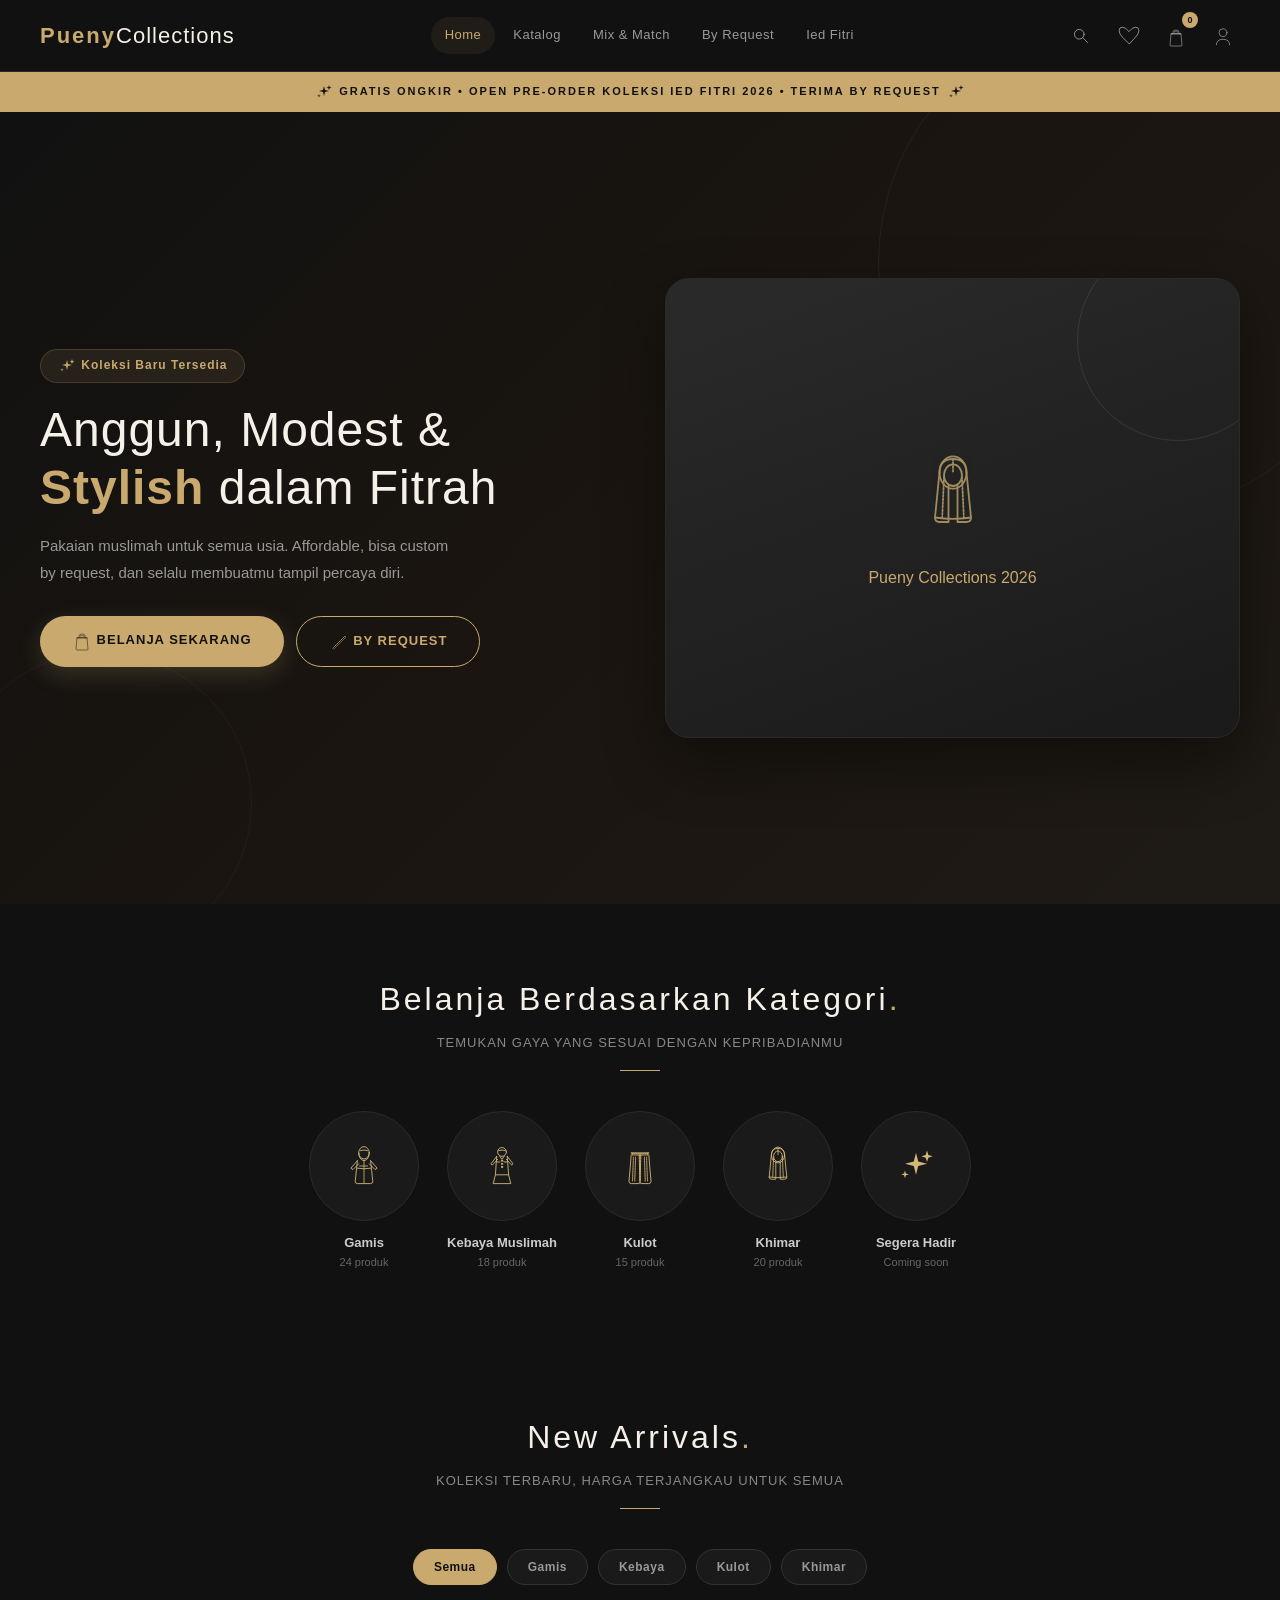
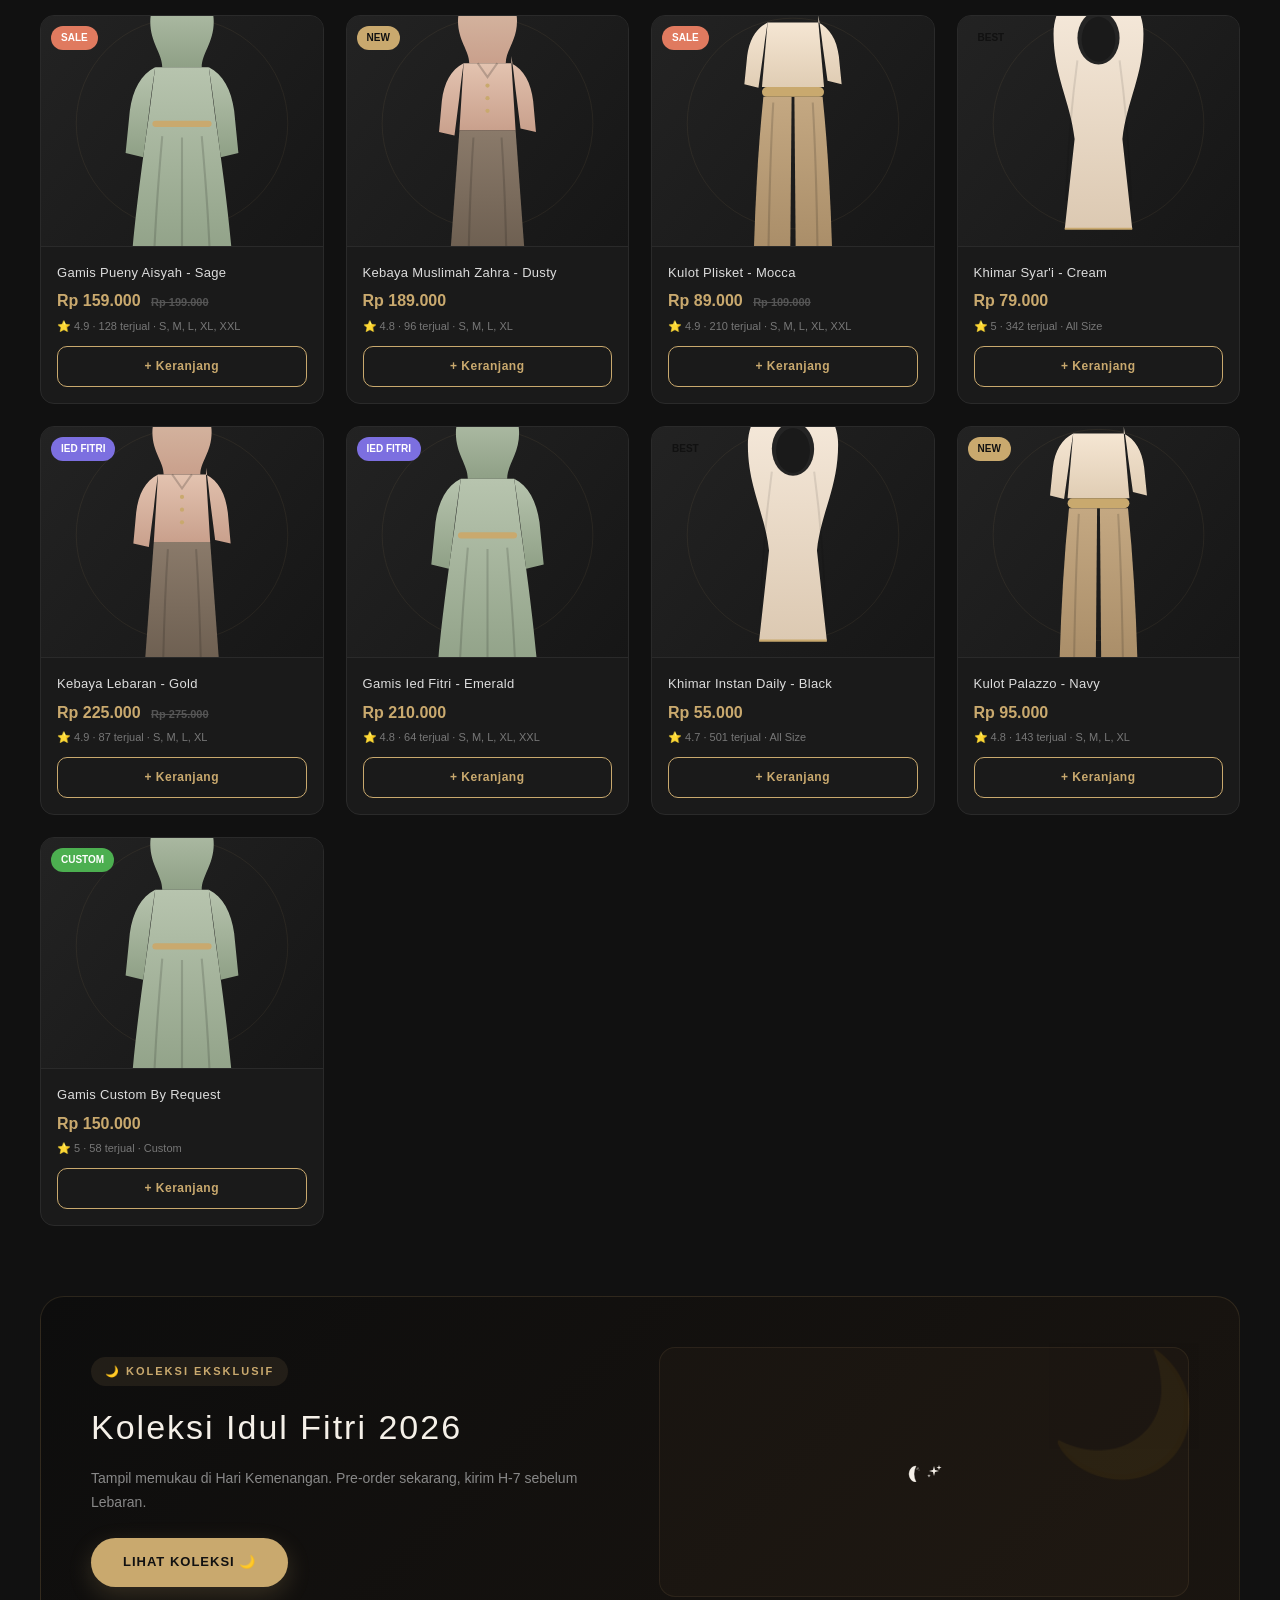
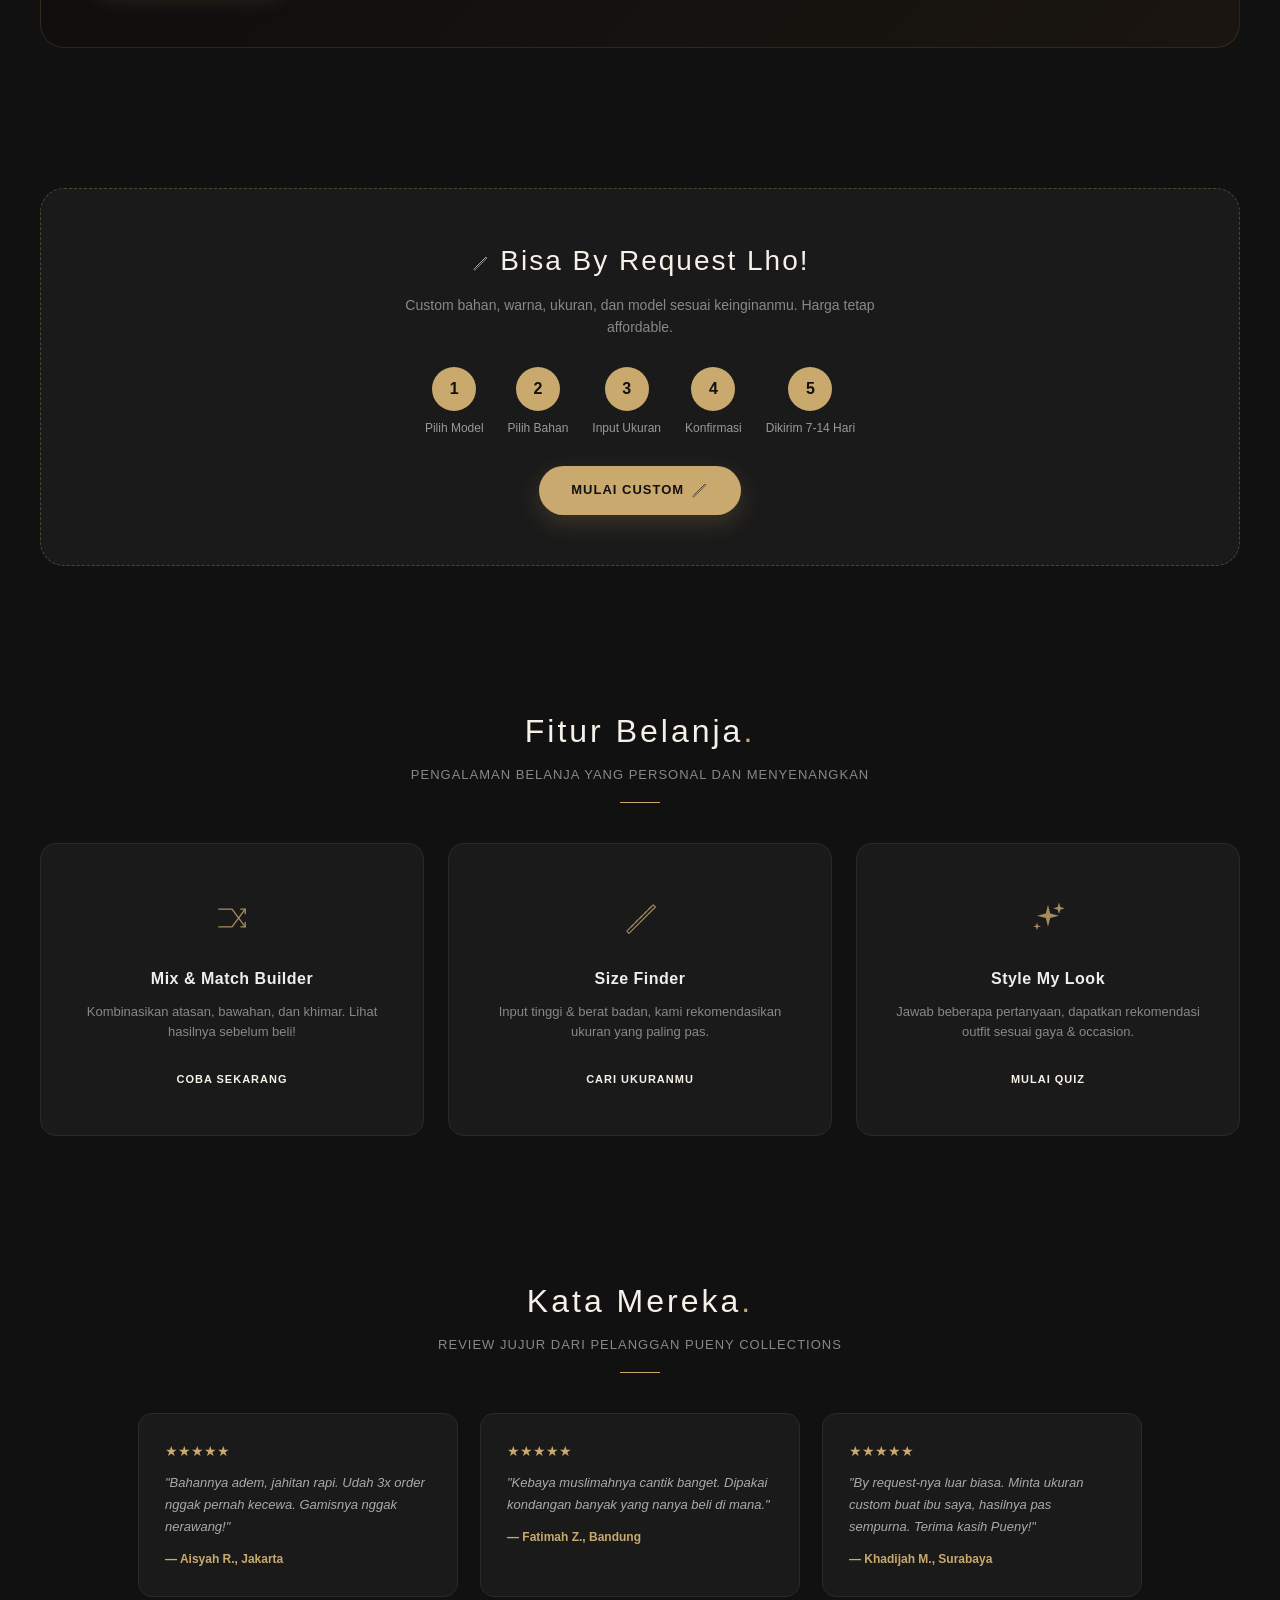
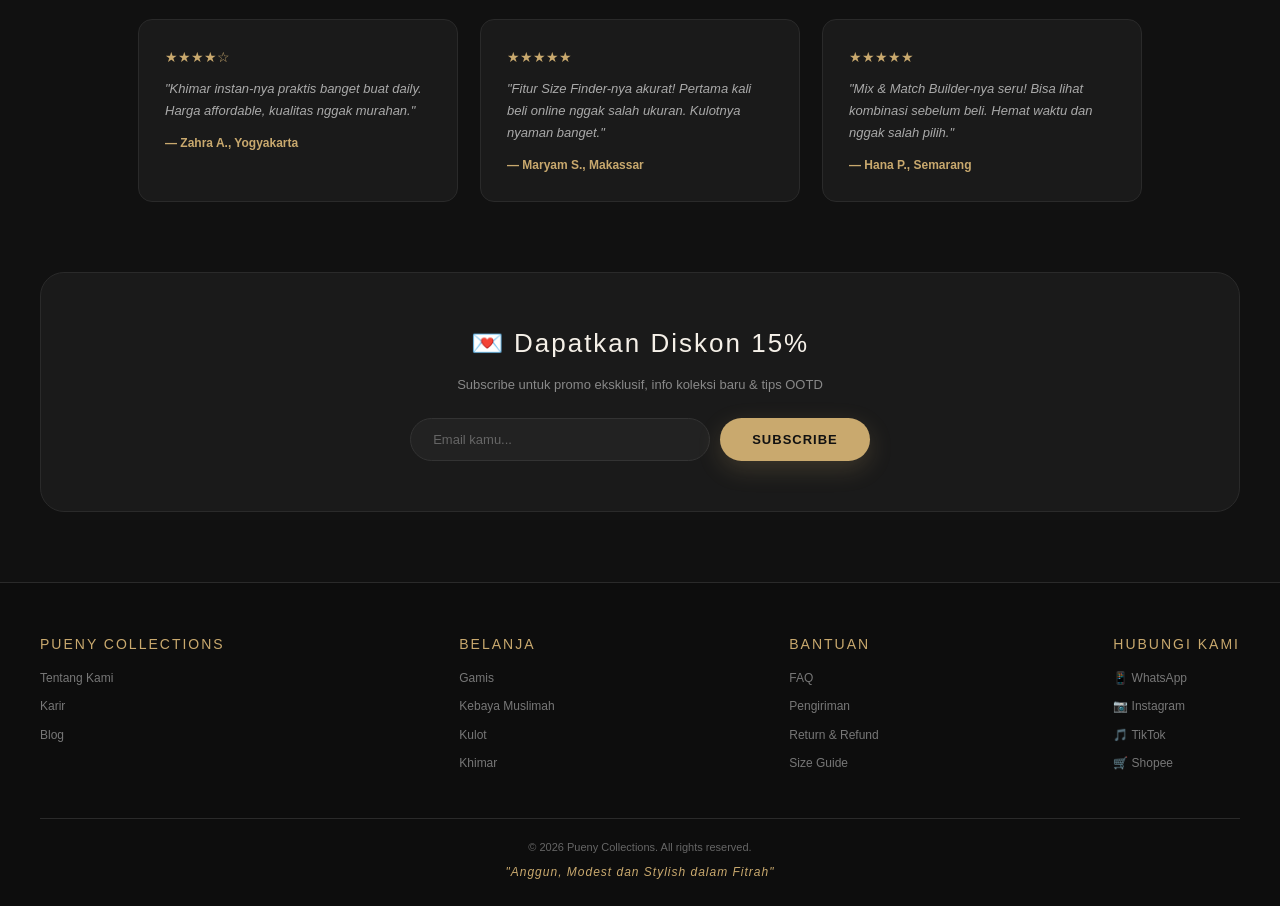
<file: index.html>
<!DOCTYPE html>
<html lang="id">
<head>
  <meta charset="UTF-8">
  <meta name="viewport" content="width=device-width, initial-scale=1.0">
  <title>Pueny Collections - Anggun, Modest & Stylish dalam Fitrah</title>
  <meta name="description" content="Pakaian muslimah affordable untuk semua. Gamis, Kebaya, Kulot, Khimar. Terima by request.">
  <link rel="stylesheet" href="css/main.css">
  <link rel="stylesheet" href="css/components.css">
  <link rel="stylesheet" href="css/responsive.css">

<!-- ===== INLINE OVERRIDE  ===== -->
<style>
    body{background:#111;}
    ::selection{background:rgba(201,169,110,.3);}
    ::-webkit-scrollbar{width:8px;}
    ::-webkit-scrollbar-track{background:#111;}
    ::-webkit-scrollbar-thumb{background:#333;border-radius:4px;}
    ::-webkit-scrollbar-thumb:hover{background:#C9A96E;}
  </style>
</head>
<body>

  <!-- NAVBAR -->
  <header class="navbar" id="navbar">
    <div class="nav-container">
      <a href="index.html" class="logo">Pueny<span>Collections</span></a>
      <nav class="nav-links" id="navLinks">
        <a href="index.html" class="active">Home</a>
        <a href="pages/catalog.html">Katalog</a>
        <a href="pages/mix-match.html">Mix & Match</a>
        <a href="pages/by-request.html">By Request</a>
        <a href="pages/catalog.html?collection=iedl-fitri">Ied Fitri</a>
      </nav>
      <div class="nav-actions">
        <button class="icon-btn" id="searchToggle" title="Cari"><svg class="icon"><use href="#i-search"/></svg></button>
        <button class="icon-btn" title="Wishlist"><svg class="icon"><use href="#i-heart"/></svg></button>
        <a href="pages/cart.html" class="icon-btn cart-badge">🛒<span class="badge-count" id="cartCount">0</span></a>        <button class="icon-btn" title="Akun"><svg class="icon"><use href="#i-user"/></svg></button>
        <button class="hamburger" id="hamburger">&#9776;</button>
      </div>
    </div>
    <!-- Search Bar -->
    <div class="search-bar" id="searchBar">
      <input type="text" id="searchInput" placeholder="Cari gamis, kebaya, khimar...">
      <button onclick="searchProducts()">Cari</button>
    </div>
  </header>

  <!-- ANNOUNCEMENT -->
  <div class="announcement">
    &#127775; GRATIS ONGKIR &bull; OPEN PRE-ORDER KOLEKSI IED FITRI 2026 &bull; TERIMA BY REQUEST &#127775;
  </div>

  <!-- HERO -->
  <section class="hero">
    <div class="hero-content">
      <div class="hero-text">
        <span class="hero-badge">&#10024; Koleksi Baru Tersedia</span>
        <h1>Anggun, Modest &<br><span class="accent">Stylish</span> dalam Fitrah</h1>
        <p>Pakaian muslimah untuk semua usia. Affordable, bisa custom by request, dan selalu membuatmu tampil percaya diri.</p>
        <div class="hero-btns">
          <a href="pages/catalog.html" class="btn btn-primary">&#128717;&#65039; Belanja Sekarang</a>
          <a href="pages/by-request.html" class="btn btn-outline">&#128207; By Request</a>
        </div>
      </div>
      <div class="hero-visual">
        <div class="hero-img-placeholder">
          <span class="hero-icon">&#129495;&#8205;&#9792;&#65039;</span>
          <span>Pueny Collections 2026</span>
        </div>
      </div>
    </div>
  </section>

  <!-- KATEGORI -->
  <section class="section">
    <div class="section-header">
      <h2>Belanja Berdasarkan Kategori<span class="dot">.</span></h2>
      <p>Temukan gaya yang sesuai dengan kepribadianmu</p>
      <div class="line"></div>
    </div>
    <div class="categories" id="categoriesGrid">
      <!-- Di-render oleh JS dari categories.json -->
    </div>
  </section>

  <!-- PRODUK -->
  <section class="section">
    <div class="section-header">
      <h2>New Arrivals<span class="dot">.</span></h2>
      <p>Koleksi terbaru, harga terjangkau untuk semua</p>
      <div class="line"></div>
    </div>
    <div class="filter-pills" id="filterPills">
      <button class="pill active" data-filter="all">Semua</button>
      <button class="pill" data-filter="gamis">Gamis</button>
      <button class="pill" data-filter="kebaya">Kebaya</button>
      <button class="pill" data-filter="kulot">Kulot</button>
      <button class="pill" data-filter="khimar">Khimar</button>
    </div>
    <div class="products-grid" id="productsGrid">
      <!-- Di-render oleh JS dari products.json -->
    </div>
  </section>

  <!-- KOLEKSI IED FITRI -->
  <section class="festive-banner">
    <div class="festive-content">
      <span class="festive-tag">&#127769; KOLEKSI EKSKLUSIF</span>
      <h3>Koleksi Idul Fitri 2026</h3>
      <p>Tampil memukau di Hari Kemenangan. Pre-order sekarang, kirim H-7 sebelum Lebaran.</p>
      <a href="pages/catalog.html?collection=iedl-fitri" class="btn btn-primary">Lihat Koleksi &#127769;</a>
    </div>
    <div class="festive-visual">&#127769;&#10024;</div>
  </section>

  <!-- BY REQUEST -->
  <section class="section">
    <div class="custom-request">
      <h3>&#128207; Bisa <span class="accent">By Request</span> Lho!</h3>
      <p>Custom bahan, warna, ukuran, dan model sesuai keinginanmu. Harga tetap affordable.</p>
      <div class="steps">
        <div class="step"><div class="step-num">1</div><span>Pilih Model</span></div>
        <div class="step"><div class="step-num">2</div><span>Pilih Bahan</span></div>
        <div class="step"><div class="step-num">3</div><span>Input Ukuran</span></div>
        <div class="step"><div class="step-num">4</div><span>Konfirmasi</span></div>
        <div class="step"><div class="step-num">5</div><span>Dikirim 7-14 Hari</span></div>
      </div>
      <a href="pages/by-request.html" class="btn btn-primary">Mulai Custom &#128207;</a>
    </div>
  </section>

  <!-- FITUR -->
  <section class="section">
    <div class="section-header">
      <h2>Fitur Belanja<span class="dot">.</span></h2>
      <p>Pengalaman belanja yang personal dan menyenangkan</p>
      <div class="line"></div>
    </div>
    <div class="features-grid">
      <div class="feature-card">
        <div class="feature-icon">&#127912;</div>
        <h4>Mix & Match Builder</h4>
        <p>Kombinasikan atasan, bawahan, dan khimar. Lihat hasilnya sebelum beli!</p>
        <a href="pages/mix-match.html" class="btn btn-sm">Coba Sekarang</a>
      </div>
      <div class="feature-card">
        <div class="feature-icon">&#128207;</div>
        <h4>Size Finder</h4>
        <p>Input tinggi & berat badan, kami rekomendasikan ukuran yang paling pas.</p>
        <a href="pages/size-finder.html" class="btn btn-sm">Cari Ukuranmu</a>
      </div>
      <div class="feature-card">
        <div class="feature-icon">&#128131;</div>
        <h4>Style My Look</h4>
        <p>Jawab beberapa pertanyaan, dapatkan rekomendasi outfit sesuai gaya & occasion.</p>
        <a href="pages/style-my-look.html" class="btn btn-sm">Mulai Quiz</a>
      </div>
    </div>
  </section>

  <!-- TESTIMONI -->
  <section class="section">
    <div class="section-header">
      <h2>Kata Mereka<span class="dot">.</span></h2>
      <p>Review jujur dari pelanggan Pueny Collections</p>
      <div class="line"></div>
    </div>
    <div class="testimonials" id="testimonialsGrid">
      <!-- Di-render oleh JS dari testimonials.json -->
    </div>
  </section>

  <!-- NEWSLETTER -->
  <section class="newsletter">
    <h3>&#128140; Dapatkan Diskon 15%</h3>
    <p>Subscribe untuk promo eksklusif, info koleksi baru & tips OOTD</p>
    <div class="newsletter-form">
      <input type="email" id="emailInput" placeholder="Email kamu...">
      <button class="btn btn-primary" onclick="subscribe()">Subscribe</button>
    </div>
  </section>

  <!-- FOOTER -->
  <footer class="footer">
    <div class="footer-grid">
      <div>
        <h4>Pueny Collections</h4>
        <a href="#">Tentang Kami</a>
        <a href="#">Karir</a>
        <a href="#">Blog</a>
      </div>
      <div>
        <h4>Belanja</h4>
        <a href="pages/catalog.html?cat=gamis">Gamis</a>
        <a href="pages/catalog.html?cat=kebaya">Kebaya Muslimah</a>
        <a href="pages/catalog.html?cat=kulot">Kulot</a>
        <a href="pages/catalog.html?cat=khimar">Khimar</a>
      </div>
      <div>
        <h4>Bantuan</h4>
        <a href="#">FAQ</a>
        <a href="#">Pengiriman</a>
        <a href="#">Return & Refund</a>
        <a href="pages/size-finder.html">Size Guide</a>
      </div>
      <div>
        <h4>Hubungi Kami</h4>
        <a href="#">&#128241; WhatsApp</a>
        <a href="#">&#128247; Instagram</a>
        <a href="#">&#127925; TikTok</a>
        <a href="#">&#128722; Shopee</a>
      </div>
    </div>
    <div class="footer-bottom">
      <p>&copy; 2026 Pueny Collections. All rights reserved.</p>
      <p class="tagline">"Anggun, Modest dan Stylish dalam Fitrah"</p>
    </div>
  </footer>

  <!-- SCRIPTS -->
  <script src="js/main.js"></script>
<script src="js/modules/cart.js"></script>
<script src="js/modules/productFilter.js"></script>
<script src="js/modules/mixMatch.js"></script>
<script src="js/modules/sizeFinder.js"></script>
<script src="js/modules/styleMyLook.js"></script>
<script src="js/modules/dataLoader.js"></script>
<script src="js/modules/siteContent.js"></script>
<script src="js/modules/iconLoader.js"></script>
</body>
</html>
</file>
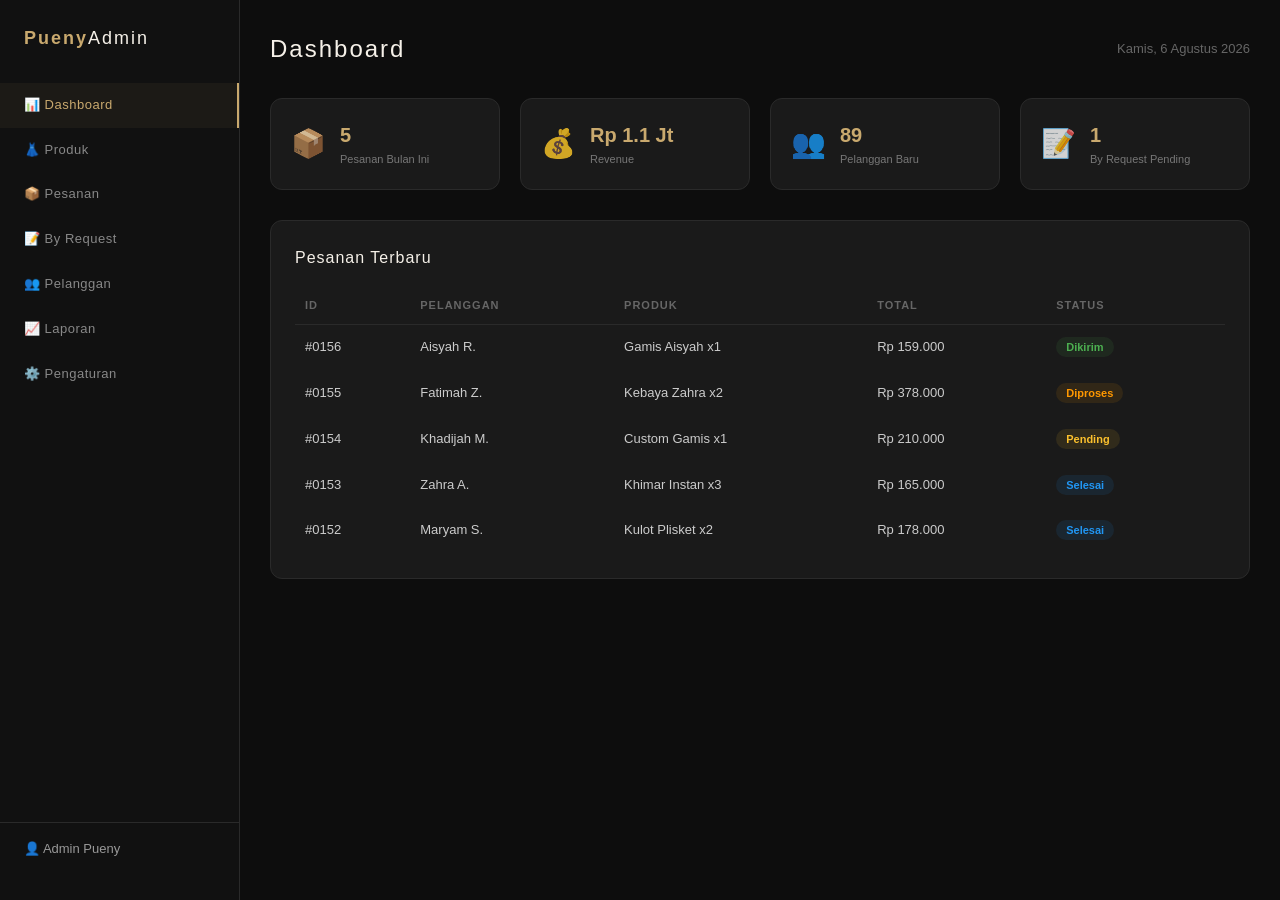
<file: admin/index.html>
<!DOCTYPE html>
<html lang="id">
<head>
  <meta charset="UTF-8">
  <meta name="viewport" content="width=device-width, initial-scale=1.0">
  <title>Admin - Pueny Collections</title>
  <link rel="stylesheet" href="../css/main.css">
  <link rel="stylesheet" href="../css/admin.css">
</head>
<body class="admin-body">
  <div class="admin-layout">
    <!-- SIDEBAR -->
    <aside class="admin-sidebar">
      <div class="admin-logo">Pueny<span>Admin</span></div>
      <nav>
        <a href="dashboard.html" class="active">📊 Dashboard</a>
        <a href="products.html">👗 Produk</a>
        <a href="orders.html">📦 Pesanan</a>
        <a href="requests.html">📝 By Request</a>
        <a href="#">👥 Pelanggan</a>
        <a href="#">📈 Laporan</a>
        <a href="#">⚙️ Pengaturan</a>
      </nav>
      <div class="admin-user">
        <span>👤</span> Admin Pueny
      </div>
    </aside>

    <!-- MAIN -->
    <main class="admin-main">
      <div class="admin-header">
        <h2>Dashboard</h2>
        <span>Kamis, 6 Agustus 2026</span>
      </div>

      <!-- STATS -->
      <div class="admin-stats">
        <div class="stat-card">
          <div class="stat-icon">📦</div>
          <div><div class="stat-num">156</div><div class="stat-label">Pesanan Bulan Ini</div></div>
        </div>
        <div class="stat-card">
          <div class="stat-icon">💰</div>
          <div><div class="stat-num">Rp 24.5 Jt</div><div class="stat-label">Revenue</div></div>
        </div>
        <div class="stat-card">
          <div class="stat-icon">👥</div>
          <div><div class="stat-num">89</div><div class="stat-label">Pelanggan Baru</div></div>
        </div>
        <div class="stat-card">
          <div class="stat-icon">📝</div>
          <div><div class="stat-num">12</div><div class="stat-label">By Request Pending</div></div>
        </div>
      </div>

      <!-- RECENT ORDERS -->
      <div class="admin-table-section">
        <h3>Pesanan Terbaru</h3>
        <table class="admin-table">
          <thead>
            <tr><th>ID</th><th>Pelanggan</th><th>Produk</th><th>Total</th><th>Status</th></tr>
          </thead>
          <tbody>
            <tr><td>#0156</td><td>Aisyah R.</td><td>Gamis Aisyah x1</td><td>Rp 159.000</td><td><span class="status shipped">Dikirim</span></td></tr>
            <tr><td>#0155</td><td>Fatimah Z.</td><td>Kebaya Zahra x2</td><td>Rp 378.000</td><td><span class="status processing">Diproses</span></td></tr>
            <tr><td>#0154</td><td>Khadijah M.</td><td>Custom Gamis x1</td><td>Rp 210.000</td><td><span class="status pending">Pending</span></td></tr>
            <tr><td>#0153</td><td>Zahra A.</td><td>Khimar Instan x3</td><td>Rp 165.000</td><td><span class="status done">Selesai</span></td></tr>
          </tbody>
        </table>
      </div>
    </main>
  </div>
  <script src="../js/admin.js"></script>
</body>
</html>
</file>
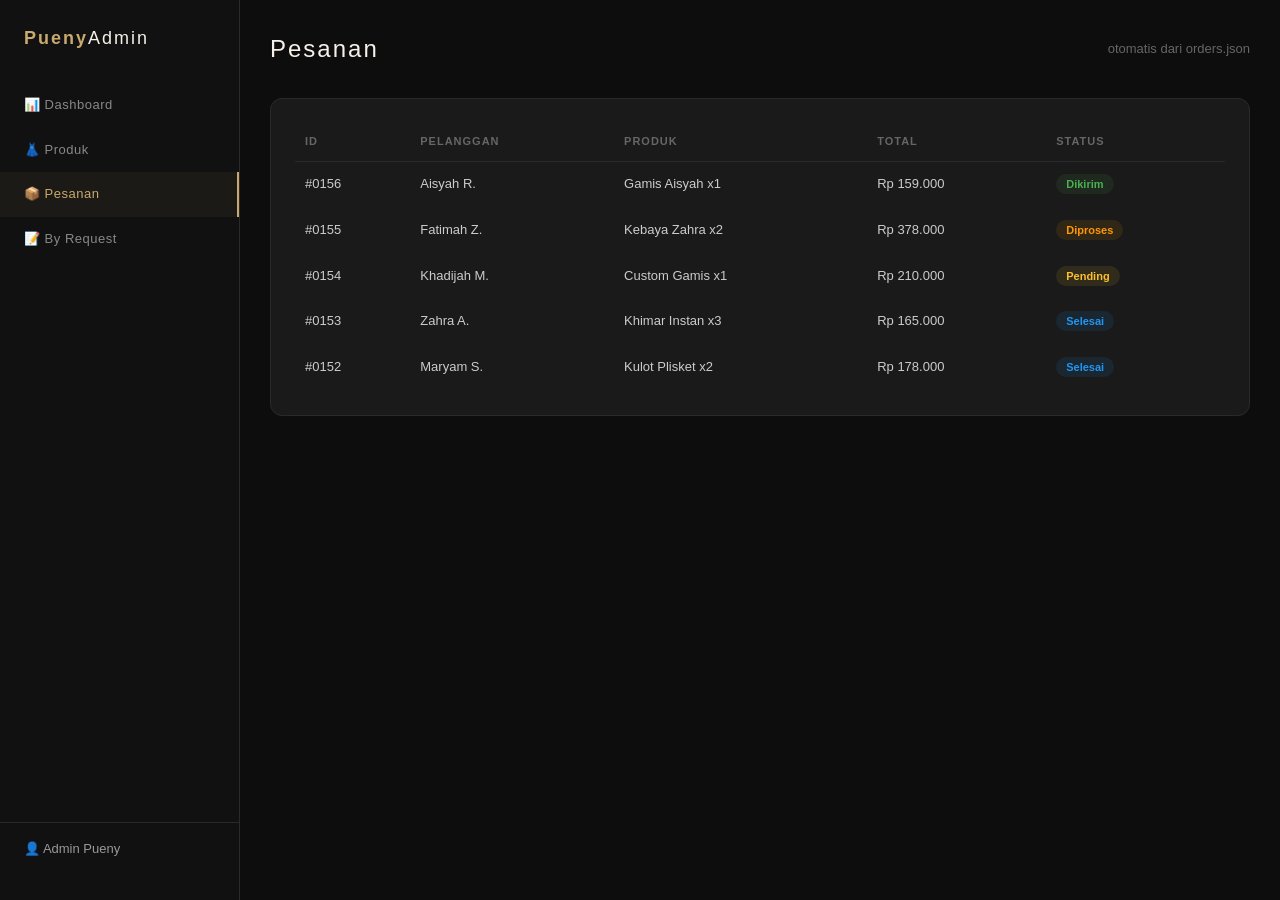
<file: admin/orders.html>
<!DOCTYPE html>
<html lang="id">
<head>
<meta charset="UTF-8">
<meta name="viewport" content="width=device-width, initial-scale=1.0">
<title>Pesanan - Pueny Admin</title>
<link rel="stylesheet" href="../css/main.css">
<link rel="stylesheet" href="../css/admin.css">
<style>.status.progress{background:rgba(255,152,0,.1);color:#FF9800;}</style>
</head>
<body class="admin-body">
<div class="admin-layout">
  <aside class="admin-sidebar">
    <div class="admin-logo">Pueny<span>Admin</span></div>
    <nav>
      <a href="index.html">📊 Dashboard</a>
      <a href="products.html">👗 Produk</a>
      <a href="orders.html" class="active">📦 Pesanan</a>
      <a href="requests.html">📝 By Request</a>
    </nav>
    <div class="admin-user">👤 Admin Pueny</div>
  </aside>
  <main class="admin-main">
    <div class="admin-header"><h2>Pesanan</h2><span>otomatis dari orders.json</span></div>
    <div class="admin-table-section">
      <table class="admin-table">
        <thead><tr><th>ID</th><th>Pelanggan</th><th>Produk</th><th>Total</th><th>Status</th></tr></thead>
        <tbody></tbody>
      </table>
    </div>
  </main>
</div>
<script src="../js/admin.js"></script>
</body>
</html>
</file>
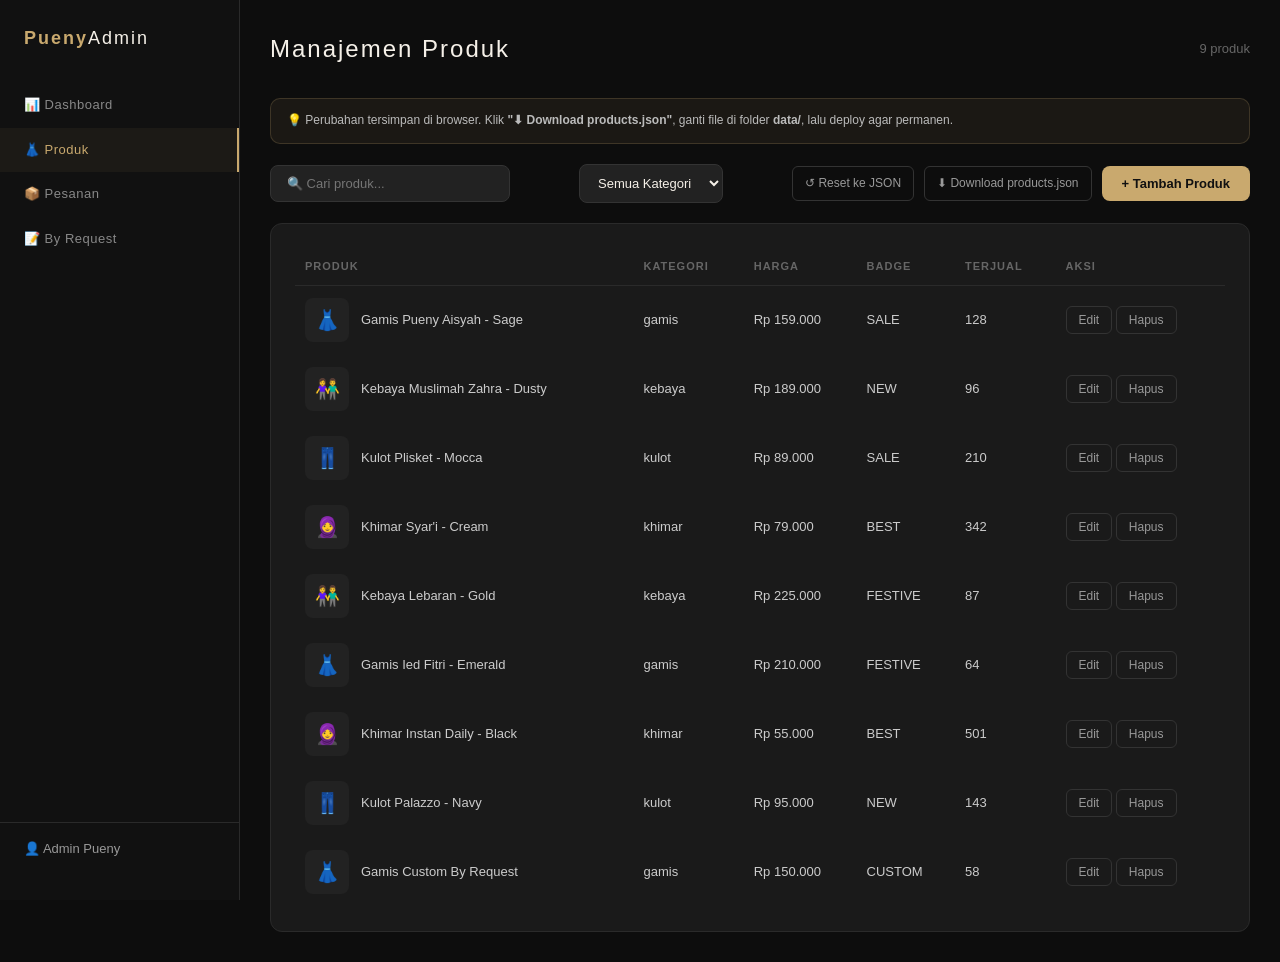
<file: admin/products.html>
<!DOCTYPE html>
<html lang="id">
<head>
<meta charset="UTF-8">
<meta name="viewport" content="width=device-width, initial-scale=1.0">
<title>Manajemen Produk - Pueny Admin</title>
<link rel="stylesheet" href="../css/main.css">
<link rel="stylesheet" href="../css/admin.css">
<style>
  .admin-toolbar{display:flex;justify-content:space-between;align-items:center;gap:14px;margin-bottom:20px;flex-wrap:wrap;}
  .admin-search{padding:10px 16px;background:#222;border:1px solid #333;border-radius:8px;color:#F5F0E8;font-size:13px;outline:none;width:240px;}
  .admin-search:focus{border-color:var(--primary);}
  .admin-select{padding:10px 14px;background:#222;border:1px solid #333;border-radius:8px;color:#F5F0E8;font-size:13px;outline:none;}
  .btn-gold{padding:10px 20px;background:var(--primary);color:#111;border-radius:8px;font-size:13px;font-weight:700;cursor:pointer;}
  .btn-gold:hover{background:var(--primary-light);}
  .btn-ghost{padding:6px 12px;background:transparent;border:1px solid #333;border-radius:6px;color:#999;font-size:12px;cursor:pointer;}
  .btn-ghost:hover{border-color:var(--primary);color:var(--primary);}
  .btn-ghost.danger:hover{border-color:#E07A5F;color:#E07A5F;}
  .prod-thumb{width:44px;height:44px;background:#222;border-radius:8px;display:flex;align-items:center;justify-content:center;font-size:20px;flex-shrink:0;}
  .prod-cell{display:flex;align-items:center;gap:12px;}
  .sync-note{background:rgba(201,169,110,.08);border:1px solid rgba(201,169,110,.2);border-radius:10px;padding:12px 16px;font-size:12px;color:#bbb;margin-bottom:20px;}
  .modal-overlay{display:none;position:fixed;inset:0;background:rgba(0,0,0,.7);z-index:2000;align-items:center;justify-content:center;}
  .modal-overlay.active{display:flex;}
  .modal{background:#1a1a1a;border:1px solid #2a2a2a;border-radius:16px;padding:30px;width:90%;max-width:520px;max-height:85vh;overflow-y:auto;}
  .modal h3{font-size:18px;margin-bottom:20px;color:var(--primary);}
  .modal label{display:block;font-size:12px;color:#ccc;margin:12px 0 6px;}
  .modal input,.modal select{width:100%;padding:10px 14px;background:#222;border:1px solid #333;border-radius:8px;color:#F5F0E8;font-size:13px;outline:none;}
  .modal input:focus,.modal select:focus{border-color:var(--primary);}
  .modal-row{display:grid;grid-template-columns:1fr 1fr;gap:12px;}
  .modal-actions{display:flex;gap:10px;margin-top:24px;}
  .modal-actions button{flex:1;padding:12px;border-radius:8px;font-size:13px;font-weight:700;cursor:pointer;}
  .modal-cancel{background:transparent;border:1px solid #333;color:#999;}
  .modal-save{background:var(--primary);border:none;color:#111;}
</style>
</head>
<body class="admin-body">
<div class="admin-layout">
  <aside class="admin-sidebar">
    <div class="admin-logo">Pueny<span>Admin</span></div>
    <nav>
      <a href="index.html">📊 Dashboard</a>
      <a href="products.html" class="active">👗 Produk</a>
      <a href="orders.html">📦 Pesanan</a>
      <a href="requests.html">📝 By Request</a>
    </nav>
    <div class="admin-user">👤 Admin Pueny</div>
  </aside>

  <main class="admin-main">
    <div class="admin-header"><h2>Manajemen Produk</h2><span id="prodCount"></span></div>

    <div class="sync-note">💡 Perubahan tersimpan di browser. Klik <strong>"⬇ Download products.json"</strong>, ganti file di folder <strong>data/</strong>, lalu deploy agar permanen.</div>

    <div class="admin-toolbar">
      <input type="text" class="admin-search" id="prodSearch" placeholder="🔍 Cari produk..." oninput="AdminProducts.render()">
      <select class="admin-select" id="prodCat" onchange="AdminProducts.render()">
        <option value="all">Semua Kategori</option>
        <option value="gamis">GAMIS</option>
        <option value="kebaya">KEBAYA</option>
        <option value="kulot">KULOT</option>
        <option value="khimar">KHIMAR</option>
      </select>
      <div style="display:flex;gap:10px;flex-wrap:wrap;">
        <button class="btn-ghost" onclick="AdminProducts.reset()">↺ Reset ke JSON</button>
        <button class="btn-ghost" onclick="AdminProducts.exportJSON()">⬇ Download products.json</button>
        <button class="btn-gold" onclick="AdminProducts.openModal()">+ Tambah Produk</button>
      </div>
    </div>

    <div class="admin-table-section">
      <table class="admin-table">
        <thead><tr><th>Produk</th><th>Kategori</th><th>Harga</th><th>Badge</th><th>Terjual</th><th>Aksi</th></tr></thead>
        <tbody id="prodBody"></tbody>
      </table>
    </div>
  </main>
</div>

<!-- MODAL TAMBAH / EDIT -->
<div class="modal-overlay" id="modalOverlay">
  <div class="modal">
    <h3 id="modalTitle">Tambah Produk</h3>
    <input type="hidden" id="f-id">
    <label>Nama Produk</label>
    <input type="text" id="f-name" placeholder="Contoh: Gamis Aisyah - Sage">
    <div class="modal-row">
      <div><label>Kategori</label>
        <select id="f-category">
          <option value="gamis">Gamis</option>
          <option value="kebaya">Kebaya</option>
          <option value="kulot">Kulot</option>
          <option value="khimar">Khimar</option>
        </select>
      </div>
      <div><label>Badge</label>
        <select id="f-badge">
          <option value="">Tanpa badge</option>
          <option value="new">NEW</option>
          <option value="sale">SALE</option>
          <option value="festive">IED FITRI</option>
          <option value="custom">CUSTOM</option>
        </select>
      </div>
    </div>
    <div class="modal-row">
      <div><label>Harga (Rp)</label><input type="number" id="f-price" placeholder="159000"></div>
      <div><label>Harga Coret (opsional)</label><input type="number" id="f-oldPrice" placeholder="199000"></div>
    </div>
    <div class="modal-row">
      <div><label>Ukuran (pisahkan koma)</label><input type="text" id="f-sizes" placeholder="S,M,L,XL"></div>
      <div><label>Koleksi</label>
        <select id="f-collection">
          <option value="daily">Daily</option>
          <option value="iedl-fitri">Ied Fitri</option>
          <option value="by-request">By Request</option>
        </select>
      </div>
    </div>
    <div class="modal-actions">
      <button class="modal-cancel" onclick="AdminProducts.closeModal()">Batal</button>
      <button class="modal-save" onclick="AdminProducts.save()">Simpan</button>
    </div>
  </div>
</div>

<script>
const AdminProducts = {
  list: [],

  async init() {
    try {
      const saved = localStorage.getItem('pueny_products_admin');
      if (saved) this.list = JSON.parse(saved);
      else {
        const res = await fetch('../data/products.json');
        this.list = (await res.json()).products || [];
      }
    } catch (e) { this.list = []; }
    this.render();
  },

  icon(cat) { return { gamis:'👗', kebaya:'👫', kulot:'👖', khimar:'🧕' }[cat] || '✨'; },

  render() {
    const q = (document.getElementById('prodSearch').value || '').toLowerCase();
    const cat = document.getElementById('prodCat').value;
    const items = this.list.filter(p =>
      (cat === 'all' || p.category === cat) &&
      (!q || (p.name || '').toLowerCase().includes(q))
    );
    document.getElementById('prodCount').textContent = items.length + ' produk';
    document.getElementById('prodBody').innerHTML = items.map(p => `
      <tr>
        <td><div class="prod-cell"><div class="prod-thumb">${this.icon(p.category)}</div>${p.name}</div></td>
        <td>${p.category}</td>
        <td>Rp ${(p.price || 0).toLocaleString('id-ID')}</td>
        <td>${p.badge ? p.badge.toUpperCase() : '-'}</td>
        <td>${p.sold || 0}</td>
        <td>
          <button class="btn-ghost" onclick="AdminProducts.edit(${p.id})">Edit</button>
          <button class="btn-ghost danger" onclick="AdminProducts.del(${p.id})">Hapus</button>
        </td>
      </tr>`).join('') ||
      '<tr><td colspan="6" style="text-align:center;color:#666;">Tidak ada produk.</td></tr>';
  },

  openModal() {
    document.getElementById('modalTitle').textContent = 'Tambah Produk';
    ['f-id','f-name','f-price','f-oldPrice','f-sizes'].forEach(id => document.getElementById(id).value = '');
    document.getElementById('modalOverlay').classList.add('active');
  },

  edit(id) {
    const p = this.list.find(x => x.id === id);
    if (!p) return;
    document.getElementById('modalTitle').textContent = 'Edit Produk';
    document.getElementById('f-id').value = p.id;
    document.getElementById('f-name').value = p.name || '';
    document.getElementById('f-category').value = p.category || 'gamis';
    document.getElementById('f-badge').value = p.badge || '';
    document.getElementById('f-price').value = p.price || '';
    document.getElementById('f-oldPrice').value = p.oldPrice || '';
    document.getElementById('f-sizes').value = (p.sizes || []).join(',');
    document.getElementById('f-collection').value = p.collection || 'daily';
    document.getElementById('modalOverlay').classList.add('active');
  },

  closeModal() { document.getElementById('modalOverlay').classList.remove('active'); },

  save() {
    const idVal = document.getElementById('f-id').value;
    const name = document.getElementById('f-name').value.trim();
    const price = parseInt(document.getElementById('f-price').value) || 0;
    if (!name || !price) { alert('Nama & harga wajib diisi!'); return; }
    const data = {
      id: idVal ? parseInt(idVal) : (Math.max(0, ...this.list.map(x => x.id)) + 1),
      name,
      category: document.getElementById('f-category').value,
      price,
      oldPrice: parseInt(document.getElementById('f-oldPrice').value) || null,
      badge: document.getElementById('f-badge').value || null,
      rating: 5.0,
      sold: 0,
      sizes: (document.getElementById('f-sizes').value || 'All Size').split(',').map(s => s.trim()),
      colors: ['Custom'],
      image: '',
      collection: document.getElementById('f-collection').value
    };
    if (idVal) {
      const oid = parseInt(idVal);
      this.list = this.list.map(x => x.id === oid ? { ...x, ...data } : x);
    } else {
      this.list.push(data);
    }
    this.persist(); this.closeModal(); this.render();
  },

  del(id) {
    if (!confirm('Hapus produk ini?')) return;
    this.list = this.list.filter(x => x.id !== id);
    this.persist(); this.render();
  },

  persist() { localStorage.setItem('pueny_products_admin', JSON.stringify(this.list)); },

  reset() {
    if (!confirm('Kembali ke isi file products.json asli?')) return;
    localStorage.removeItem('pueny_products_admin');
    location.reload();
  },

  exportJSON() {
    const blob = new Blob([JSON.stringify({ products: this.list }, null, 2)], { type: 'application/json' });
    const a = document.createElement('a');
    a.href = URL.createObjectURL(blob);
    a.download = 'products.json';
    a.click();
    URL.revokeObjectURL(a.href);
  }
};
document.addEventListener('DOMContentLoaded', () => AdminProducts.init());
</script>
</body>
</html>
</file>
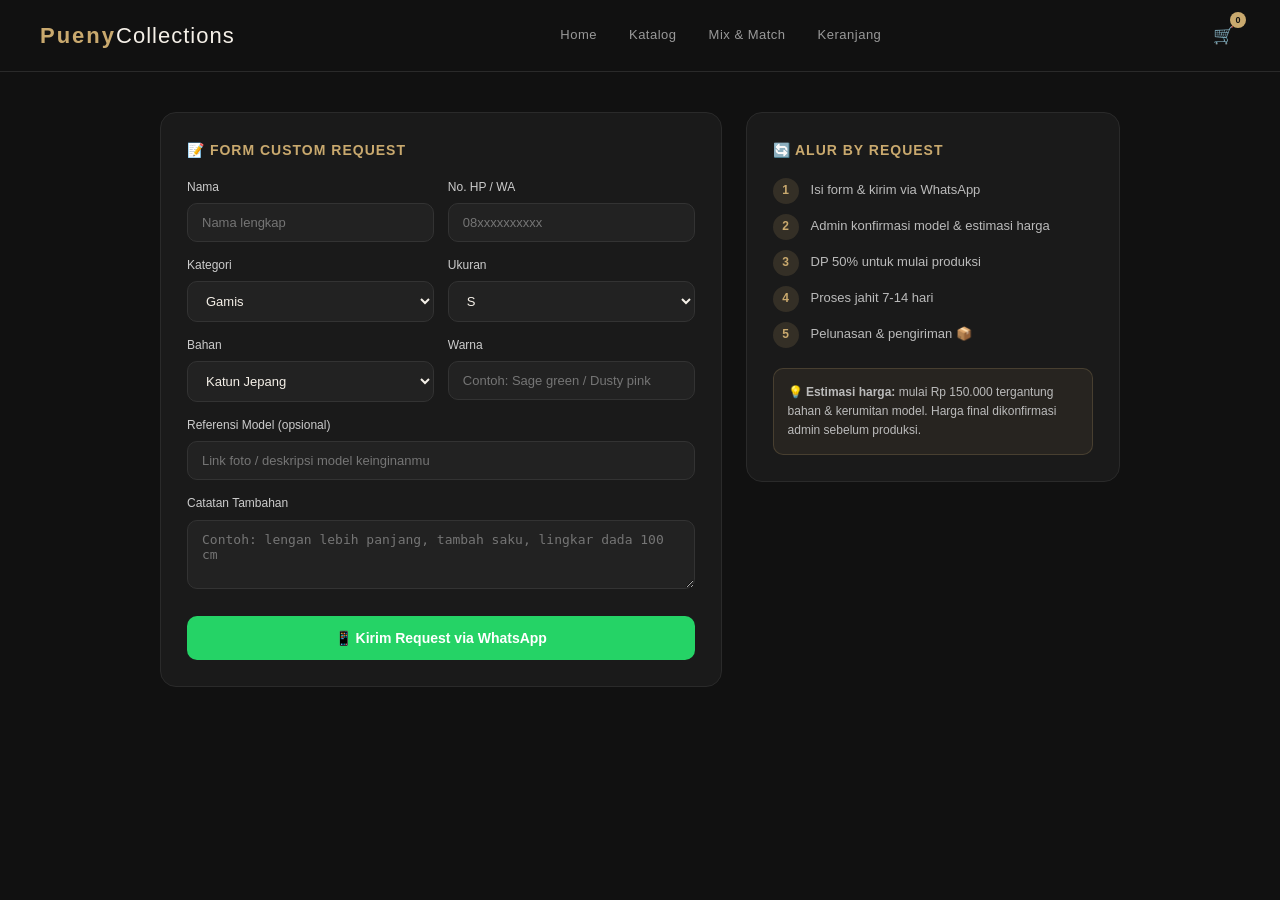
<file: pages/by-request.html>
<!DOCTYPE html>
<html lang="id">
<head>
<meta charset="UTF-8">
<meta name="viewport" content="width=device-width, initial-scale=1.0">
<title>By Request - Pueny Collections</title>
<link rel="stylesheet" href="../css/main.css">
<link rel="stylesheet" href="../css/components.css">
<link rel="stylesheet" href="../css/responsive.css">
<style>
  .br-container{max-width:1000px;margin:0 auto;padding:40px 20px;display:grid;grid-template-columns:1.2fr .8fr;gap:24px;}
  @media(max-width:800px){.br-container{grid-template-columns:1fr;}}
  .br-form,.br-info{background:#1a1a1a;border:1px solid #2a2a2a;border-radius:16px;padding:26px;height:fit-content;}
  .br-form h3,.br-info h3{font-size:14px;font-weight:600;color:var(--primary);margin-bottom:16px;letter-spacing:1px;}
  .form-row{display:grid;grid-template-columns:1fr 1fr;gap:14px;}
  .form-group{margin-bottom:14px;}
  .form-group label{display:block;font-size:12px;color:#ccc;margin-bottom:6px;}
  .form-group input,.form-group select,.form-group textarea{width:100%;padding:11px 14px;background:#222;border:1px solid #333;border-radius:10px;color:#F5F0E8;font-size:13px;outline:none;}
  .form-group input:focus,.form-group select:focus,.form-group textarea:focus{border-color:var(--primary);}
  .br-steps{display:flex;flex-direction:column;gap:10px;margin-bottom:20px;}
  .br-step{display:flex;gap:12px;align-items:center;font-size:13px;color:#bbb;}
  .br-step .num{width:26px;height:26px;border-radius:50%;background:rgba(201,169,110,.15);color:var(--primary);display:flex;align-items:center;justify-content:center;font-size:12px;font-weight:700;flex-shrink:0;}
  .br-note{background:rgba(201,169,110,.08);border:1px solid rgba(201,169,110,.2);border-radius:10px;padding:14px;font-size:12px;color:#bbb;}
  .btn-wa{width:100%;margin-top:6px;padding:14px;background:#25D366;color:#fff;border:none;border-radius:10px;font-size:14px;font-weight:700;cursor:pointer;}
  .btn-wa:hover{filter:brightness(1.1);}
</style>
</head>
<body>

<header class="navbar">
  <div class="nav-container">
    <a href="../index.html" class="logo">Pueny<span>Collections</span></a>
    <nav class="nav-links">
      <a href="../index.html">Home</a>
      <a href="catalog.html">Katalog</a>
      <a href="mix-match.html">Mix & Match</a>
      <a href="cart.html">Keranjang</a>
    </nav>
    <div class="nav-actions">
      <a href="cart.html" class="icon-btn cart-badge">🛒<span class="badge-count" id="cartCount">0</span></a>
    </div>
  </div>
</header>

<div class="br-container">
  <!-- FORM -->
  <form class="br-form" onsubmit="ByRequest.submit();return false;">
    <h3>📝 FORM CUSTOM REQUEST</h3>
    <div class="form-row">
      <div class="form-group"><label>Nama</label><input id="br-nama" placeholder="Nama lengkap"></div>
      <div class="form-group"><label>No. HP / WA</label><input id="br-hp" placeholder="08xxxxxxxxxx"></div>
    </div>
    <div class="form-row">
      <div class="form-group"><label>Kategori</label>
        <select id="br-kategori">
          <option>Gamis</option><option>Kebaya Muslimah</option><option>Kulot</option><option>Khimar</option>
        </select>
      </div>
      <div class="form-group"><label>Ukuran</label>
        <select id="br-ukuran">
          <option>S</option><option>M</option><option>L</option><option>XL</option><option>XXL</option><option>Custom (sebutkan di catatan)</option>
        </select>
      </div>
    </div>
    <div class="form-row">
      <div class="form-group"><label>Bahan</label>
        <select id="br-bahan">
          <option>Katun Jepang</option><option>Wolfis</option><option>Ceruty</option><option>Satin</option><option>Plisket Premium</option><option>Rekomendasi Admin</option>
        </select>
      </div>
      <div class="form-group"><label>Warna</label><input id="br-warna" placeholder="Contoh: Sage green / Dusty pink"></div>
    </div>
    <div class="form-group"><label>Referensi Model (opsional)</label><input id="br-ref" placeholder="Link foto / deskripsi model keinginanmu"></div>
    <div class="form-group"><label>Catatan Tambahan</label><textarea id="br-catatan" rows="3" placeholder="Contoh: lengan lebih panjang, tambah saku, lingkar dada 100 cm"></textarea></div>
    <button class="btn-wa">📱 Kirim Request via WhatsApp</button>
  </form>

  <!-- INFO -->
  <aside class="br-info">
    <h3>🔄 ALUR BY REQUEST</h3>
    <div class="br-steps">
      <div class="br-step"><span class="num">1</span> Isi form & kirim via WhatsApp</div>
      <div class="br-step"><span class="num">2</span> Admin konfirmasi model & estimasi harga</div>
      <div class="br-step"><span class="num">3</span> DP 50% untuk mulai produksi</div>
      <div class="br-step"><span class="num">4</span> Proses jahit 7-14 hari</div>
      <div class="br-step"><span class="num">5</span> Pelunasan & pengiriman 📦</div>
    </div>
    <div class="br-note">💡 <strong>Estimasi harga:</strong> mulai Rp 150.000 tergantung bahan & kerumitan model. Harga final dikonfirmasi admin sebelum produksi.</div>
  </aside>
</div>

<script>
const WA_NUMBER = '6287721552251'; // ← GANTI dengan nomor WA toko

const ByRequest = {
  submit() {
    const nama = val('br-nama'), hp = val('br-hp');
    if (!nama || !hp) { alert('Mohon isi nama & No. HP ya! 🙏'); return; }
    let txt = '*BY REQUEST - PUENY COLLECTIONS*\n--------------------------\n';
    txt += '*Nama:* ' + nama + '\n*HP:* ' + hp + '\n';
    txt += '*Kategori:* ' + val('br-kategori') + '\n';
    txt += '*Ukuran:* ' + val('br-ukuran') + '\n';
    txt += '*Bahan:* ' + val('br-bahan') + '\n';
    txt += '*Warna:* ' + (val('br-warna') || '-') + '\n';
    if (val('br-ref')) txt += '*Referensi:* ' + val('br-ref') + '\n';
    if (val('br-catatan')) txt += '*Catatan:* ' + val('br-catatan') + '\n';
    txt += '--------------------------\nMohon info estimasi harga & ketersediaannya. Terima kasih 🙏';
    window.open('https://wa.me/' + WA_NUMBER + '?text=' + encodeURIComponent(txt), '_blank');
  }
};
function val(id) { return document.getElementById(id).value.trim(); }
</script>
</body>
</html>
</file>
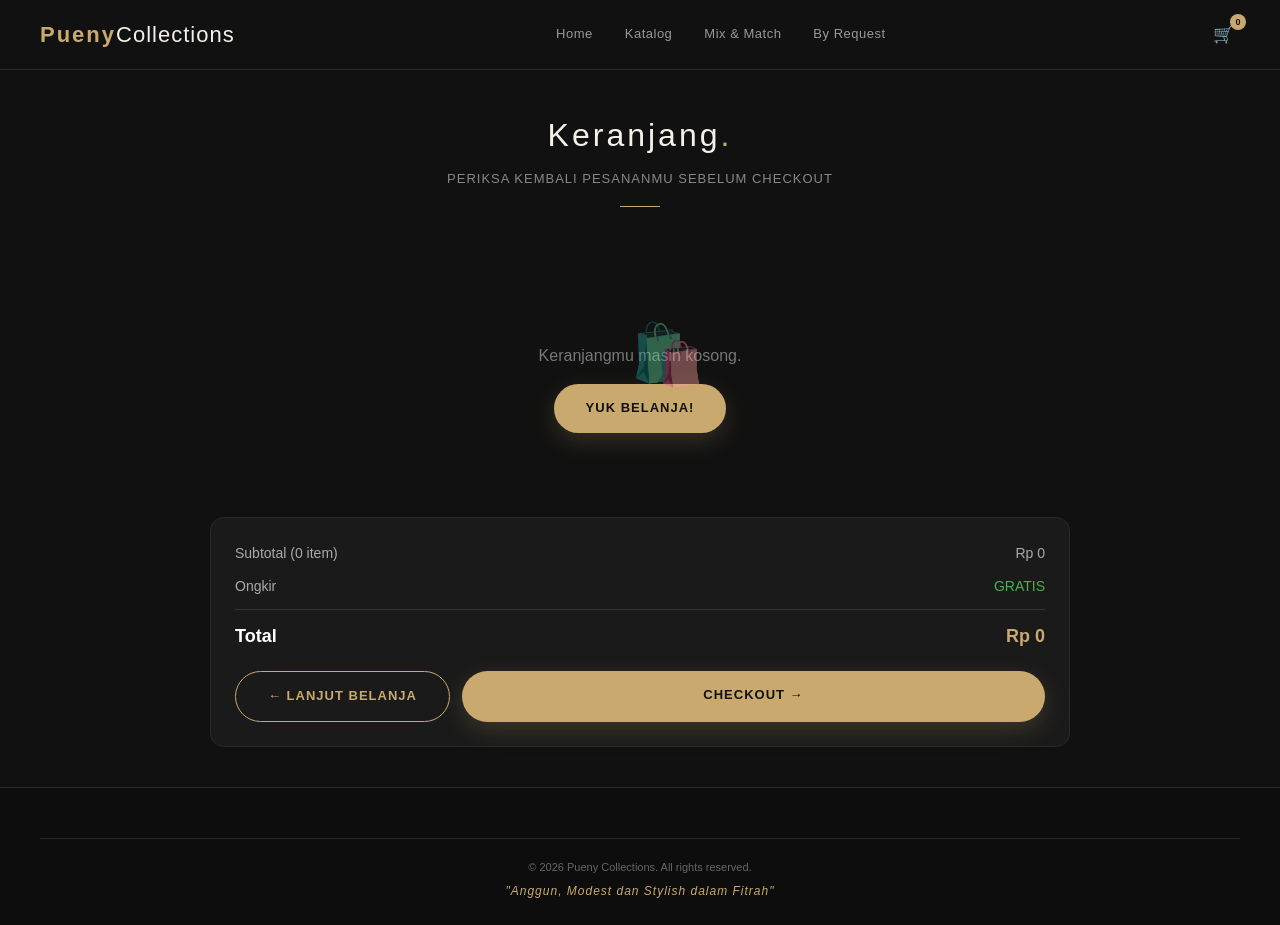
<file: pages/cart.html>
<!DOCTYPE html>
<html lang="id">
<head>
  <meta charset="UTF-8">
  <meta name="viewport" content="width=device-width, initial-scale=1.0">
  <title>Keranjang - Pueny Collections</title>
  <link rel="stylesheet" href="../css/main.css">
  <link rel="stylesheet" href="../css/components.css">
  <link rel="stylesheet" href="../css/responsive.css">
  <style>
    .cart-container{max-width:900px;margin:0 auto;padding:40px 20px;}
    .cart-empty{text-align:center;padding:60px 20px;color:#777;}
    .cart-empty .icon{font-size:60px;margin-bottom:16px;opacity:.4;}
    .cart-item{
      display:flex;align-items:center;gap:20px;flex-wrap:wrap;
      background:#1a1a1a;border:1px solid #2a2a2a;border-radius:14px;
      padding:20px;margin-bottom:14px;
    }
    .cart-item-img{
      width:80px;height:80px;background:#222;border-radius:10px;
      display:flex;align-items:center;justify-content:center;
      font-size:32px;flex-shrink:0;
    }
    .cart-item-info{flex:1;min-width:150px;}
    .cart-item-info h4{font-size:14px;font-weight:600;color:#ddd;margin-bottom:4px;}
    .cart-item-info p{font-size:12px;color:#888;}
    .cart-item-qty{display:flex;align-items:center;border:1px solid #333;border-radius:8px;overflow:hidden;}
    .cart-item-qty button{padding:8px 12px;background:#222;color:#ccc;font-size:14px;cursor:pointer;}
    .cart-item-qty button:hover{background:#333;}
    .cart-item-qty span{padding:8px 12px;font-size:13px;color:#fff;background:#1a1a1a;min-width:40px;text-align:center;}
    .cart-item-price{font-size:15px;font-weight:700;color:var(--primary);min-width:110px;text-align:right;}
    .cart-item-remove{color:#666;font-size:16px;cursor:pointer;transition:color .3s;padding:6px;}
    .cart-item-remove:hover{color:#E07A5F;}
    .cart-summary{background:#1a1a1a;border:1px solid #2a2a2a;border-radius:14px;padding:24px;margin-top:24px;}
    .cart-summary-row{display:flex;justify-content:space-between;font-size:14px;margin-bottom:10px;color:#aaa;}
    .cart-summary-row.total{font-size:18px;font-weight:700;color:#fff;border-top:1px solid #333;padding-top:12px;margin-top:12px;}
    .cart-summary-row.total span:last-child{color:var(--primary);}
    .cart-actions{display:flex;gap:12px;margin-top:20px;flex-wrap:wrap;}
    @media(max-width:600px){.cart-item-price{min-width:auto;text-align:left;}}
  </style>
</head>
<body>

  <!-- NAVBAR -->
  <header class="navbar">
    <div class="nav-container">
      <a href="../index.html" class="logo">Pueny<span>Collections</span></a>
      <nav class="nav-links">
        <a href="../index.html">Home</a>
        <a href="catalog.html">Katalog</a>
        <a href="mix-match.html">Mix & Match</a>
        <a href="by-request.html">By Request</a>
      </nav>
      <div class="nav-actions">
        <button class="icon-btn cart-badge">🛒<span class="badge-count" id="cartCount">0</span></button>
      </div>
    </div>
  </header>

  <!-- ISI KERANJANG -->
  <div class="cart-container">
    <div class="section-header">
      <h2>Keranjang<span class="dot">.</span></h2>
      <p>Periksa kembali pesananmu sebelum checkout</p>
      <div class="line"></div>
    </div>

    <!-- Item dirender otomatis oleh cart.js -->
    <div id="cartItems"></div>

    <!-- Summary -->
    <div class="cart-summary">
      <div class="cart-summary-row">
        <span id="sumCount">Subtotal (0 item)</span>
        <span id="sumSubtotal">Rp 0</span>
      </div>
      <div class="cart-summary-row">
        <span>Ongkir</span>
        <span style="color:#4CAF50;">GRATIS</span>
      </div>
      <div class="cart-summary-row total">
        <span>Total</span>
        <span id="sumTotal">Rp 0</span>
      </div>
      <div class="cart-actions">
        <a href="catalog.html" class="btn btn-outline">← Lanjut Belanja</a>
        <a href="checkout.html" class="btn btn-primary" style="flex:1;text-align:center;">Checkout →</a>
      </div>
    </div>
  </div>

  <!-- FOOTER -->
  <footer class="footer">
    <div class="footer-bottom">
      <p>&copy; 2026 Pueny Collections. All rights reserved.</p>
      <p class="tagline">"Anggun, Modest dan Stylish dalam Fitrah"</p>
    </div>
  </footer>

  <!-- SCRIPTS (urutan penting!) -->
  <script src="../js/modules/dataLoader.js"></script>
  <script src="../js/modules/cart.js"></script>
</body>
</html>
</file>
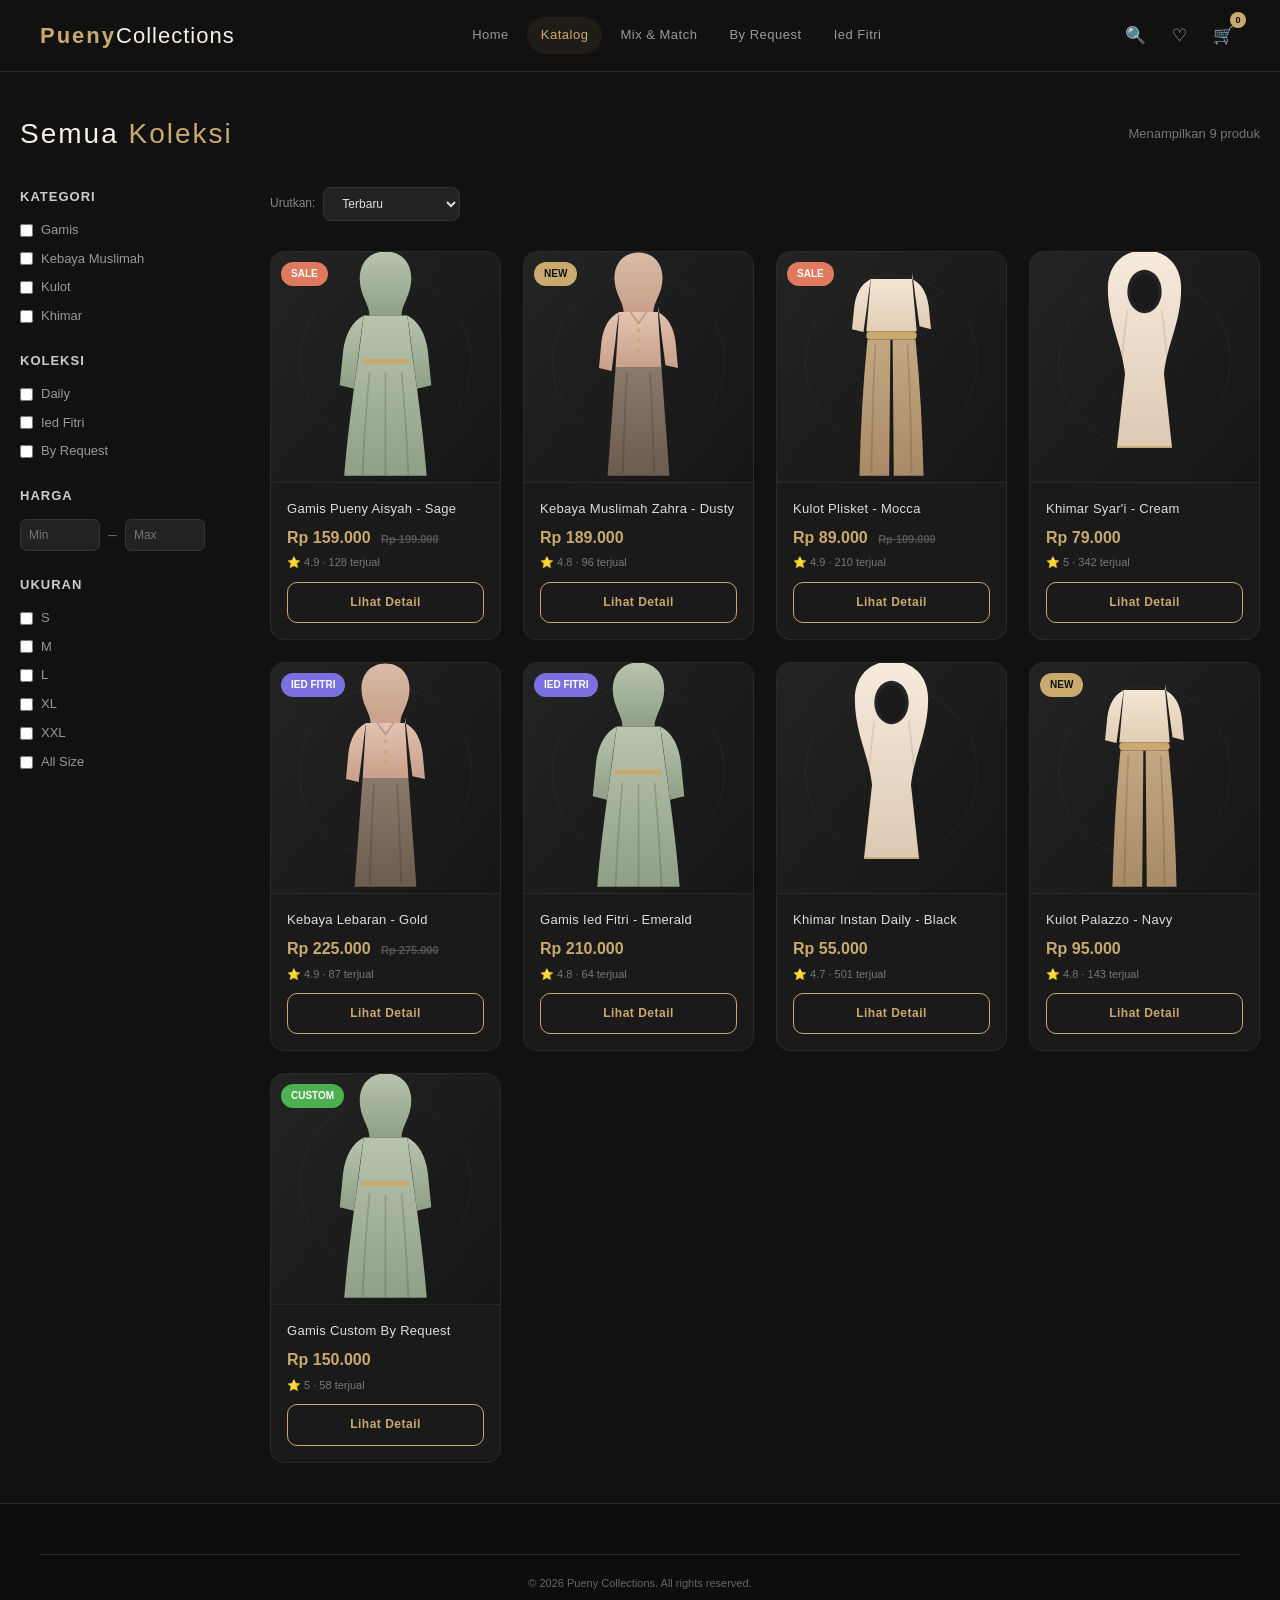
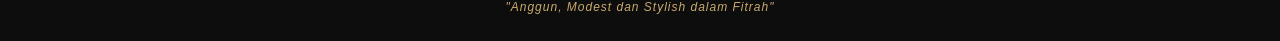
<file: pages/catalog.html>
<!DOCTYPE html>
<html lang="id">
<head>
  <meta charset="UTF-8">
  <meta name="viewport" content="width=device-width, initial-scale=1.0">
  <title>Katalog - Pueny Collections</title>
  <link rel="stylesheet" href="../css/main.css">
  <link rel="stylesheet" href="../css/components.css">
  <link rel="stylesheet" href="../css/responsive.css">
  <style>
    .catalog-container{max-width:1300px;margin:0 auto;padding:40px 20px;}
    .catalog-header{display:flex;justify-content:space-between;align-items:center;flex-wrap:wrap;gap:16px;margin-bottom:30px;}
    .catalog-header h2{font-size:28px;font-weight:200;letter-spacing:2px;}
    .catalog-header h2 span{color:var(--primary);}
    .catalog-count{font-size:13px;color:#777;}
    .catalog-filters{display:flex;gap:12px;flex-wrap:wrap;margin-bottom:30px;}
    .filter-group{display:flex;align-items:center;gap:8px;}
    .filter-group label{font-size:12px;color:#888;}
    .filter-group select{
      padding:8px 14px;background:#222;border:1px solid #333;
      border-radius:8px;color:#ddd;font-size:12px;outline:none;
    }
    .filter-group select:focus{border-color:var(--primary);}
    .catalog-grid{
      display:grid;grid-template-columns:repeat(4,1fr);gap:22px;
    }
    .catalog-sidebar{width:220px;}
    .catalog-body{flex:1;}
    .catalog-layout{display:flex;gap:30px;}
    .sidebar-section{margin-bottom:24px;}
    .sidebar-section h4{font-size:13px;font-weight:600;color:#ccc;margin-bottom:12px;letter-spacing:1px;text-transform:uppercase;}
    .sidebar-section label{display:flex;align-items:center;gap:8px;font-size:13px;color:#999;margin-bottom:8px;cursor:pointer;}
    .sidebar-section input[type="checkbox"]{accent-color:var(--primary);}
    .price-range{display:flex;gap:8px;align-items:center;}
    .price-range input{
      width:80px;padding:8px;background:#222;border:1px solid #333;
      border-radius:6px;color:#ddd;font-size:12px;outline:none;
    }
    .no-result{text-align:center;padding:60px 20px;color:#666;}
    .no-result .icon{font-size:60px;margin-bottom:16px;opacity:.5;}
    @media(max-width:900px){
      .catalog-layout{flex-direction:column;}
      .catalog-sidebar{width:100%;}
      .catalog-grid{grid-template-columns:repeat(2,1fr);}
    }
    @media(max-width:500px){.catalog-grid{grid-template-columns:1fr;}}
  </style>
</head>
<body>

  <!-- NAVBAR -->
  <header class="navbar">
    <div class="nav-container">
      <a href="../index.html" class="logo">Pueny<span>Collections</span></a>
      <nav class="nav-links">
        <a href="../index.html">Home</a>
        <a href="catalog.html" class="active">Katalog</a>
        <a href="mix-match.html">Mix & Match</a>
        <a href="by-request.html">By Request</a>
        <a href="catalog.html?collection=iedl-fitri">Ied Fitri</a>
      </nav>
      <div class="nav-actions">
        <button class="icon-btn">&#128269;</button>
        <button class="icon-btn">&#9825;</button>
        <a href="cart.html" class="icon-btn cart-badge">🛒<span class="badge-count" id="cartCount">0</span></a>      </div>
    </div>
  </header>

  <!-- CATALOG -->
  <div class="catalog-container">
    <div class="catalog-header">
      <h2>Semua <span>Koleksi</span></h2>
      <div class="catalog-count" id="catalogCount">Menampilkan 8 produk</div>
    </div>

    <div class="catalog-layout">
      <!-- SIDEBAR FILTER -->
      <aside class="catalog-sidebar">
        <div class="sidebar-section">
          <h4>Kategori</h4>
          <label><input type="checkbox" value="gamis" onchange="applyFilters()"> Gamis</label>
          <label><input type="checkbox" value="kebaya" onchange="applyFilters()"> Kebaya Muslimah</label>
          <label><input type="checkbox" value="kulot" onchange="applyFilters()"> Kulot</label>
          <label><input type="checkbox" value="khimar" onchange="applyFilters()"> Khimar</label>
        </div>
        <div class="sidebar-section">
          <h4>Koleksi</h4>
          <label><input type="checkbox" value="daily" onchange="applyFilters()"> Daily</label>
          <label><input type="checkbox" value="iedl-fitri" onchange="applyFilters()"> Ied Fitri</label>
          <label><input type="checkbox" value="by-request" onchange="applyFilters()"> By Request</label>
        </div>
        <div class="sidebar-section">
          <h4>Harga</h4>
          <div class="price-range">
            <input type="number" id="priceMin" placeholder="Min" onchange="applyFilters()">
            <span style="color:#666;">–</span>
            <input type="number" id="priceMax" placeholder="Max" onchange="applyFilters()">
          </div>
        </div>
        <div class="sidebar-section">
          <h4>Ukuran</h4>
          <label><input type="checkbox" value="S"> S</label>
          <label><input type="checkbox" value="M"> M</label>
          <label><input type="checkbox" value="L"> L</label>
          <label><input type="checkbox" value="XL"> XL</label>
          <label><input type="checkbox" value="XXL"> XXL</label>
          <label><input type="checkbox" value="All Size"> All Size</label>
        </div>
      </aside>

      <!-- PRODUK GRID -->
      <div class="catalog-body">
        <div class="catalog-filters">
          <div class="filter-group">
            <label>Urutkan:</label>
            <select id="sortSelect" onchange="applyFilters()">
              <option value="newest">Terbaru</option>
              <option value="price-low">Harga Terendah</option>
              <option value="price-high">Harga Tertinggi</option>
              <option value="popular">Terlaris</option>
              <option value="rating">Rating Tertinggi</option>
            </select>
          </div>
        </div>
        <div class="catalog-grid" id="catalogGrid">
          <!-- Rendered by JS -->
        </div>
      </div>
    </div>
  </div>

  <!-- FOOTER -->
  <footer class="footer">
    <div class="footer-bottom">
      <p>&copy; 2026 Pueny Collections. All rights reserved.</p>
      <p class="tagline">"Anggun, Modest dan Stylish dalam Fitrah"</p>
    </div>
  </footer>

  <script>
    let allProducts = [];

    document.addEventListener('DOMContentLoaded', async () => {
      try {
        const res = await fetch('../data/products.json');
        const data = await res.json();
        allProducts = data.products;
        renderProducts(allProducts);
      } catch(e) {
        document.getElementById('catalogGrid').innerHTML = '<div class="no-result"><div class="icon">📦</div><p>Gagal memuat produk.</p></div>';
      }
    });

    function renderProducts(items) {
      const grid = document.getElementById('catalogGrid');
      const count = document.getElementById('catalogCount');
      count.textContent = `Menampilkan ${items.length} produk`;

      if (items.length === 0) {
        grid.innerHTML = '<div class="no-result"><div class="icon">🔍</div><p>Tidak ada produk yang cocok.</p></div>';
        return;
      }

      grid.innerHTML = items.map(p => `
        <div class="product-card">
          <div class="product-img">
  ${p.image ? `<img src="../${p.image}" alt="${p.name}">` : getIcon(p.category)}
  ${p.badge ? `<span class="product-badge ${p.badge}">${getBadge(p.badge)}</span>` : ''}
</div>
          <div class="product-info">
            <h4>${p.name}</h4>
            <div class="product-price">
              Rp ${p.price.toLocaleString('id-ID')}
              ${p.oldPrice ? `<span class="old">Rp ${p.oldPrice.toLocaleString('id-ID')}</span>` : ''}
            </div>
            <div class="product-meta">⭐ ${p.rating} · ${p.sold} terjual</div>
            <a href="product-detail.html?id=${p.id}" class="product-add">Lihat Detail</a>
          </div>
        </div>
      `).join('');
    }

    function applyFilters() {
      let filtered = [...allProducts];
      // Sort
      const sort = document.getElementById('sortSelect').value;
      if (sort === 'price-low') filtered.sort((a,b) => a.price - b.price);
      if (sort === 'price-high') filtered.sort((a,b) => b.price - a.price);
      if (sort === 'popular') filtered.sort((a,b) => b.sold - a.sold);
      if (sort === 'rating') filtered.sort((a,b) => b.rating - a.rating);

      // Price range
      const min = parseInt(document.getElementById('priceMin').value) || 0;
      const max = parseInt(document.getElementById('priceMax').value) || Infinity;
      filtered = filtered.filter(p => p.price >= min && p.price <= max);

      renderProducts(filtered);
    }

    function getCategoryIcon(cat) {
  const map = {
    gamis:  'i-gamis',
    kebaya: 'i-kebaya',
    kulot:  'i-kulot',
    khimar: 'i-khimar'
  };
  const id = map[cat] || 'i-sparkles';
  return `<svg class="icon icon-prod"><use href="#${id}"/></svg>`;
}
    function getBadge(b) {
      return {new:'NEW',sale:'SALE',festive:'IED FITRI',custom:'CUSTOM'}[b] || '';
    }
  </script>
</body>
</html>
</file>
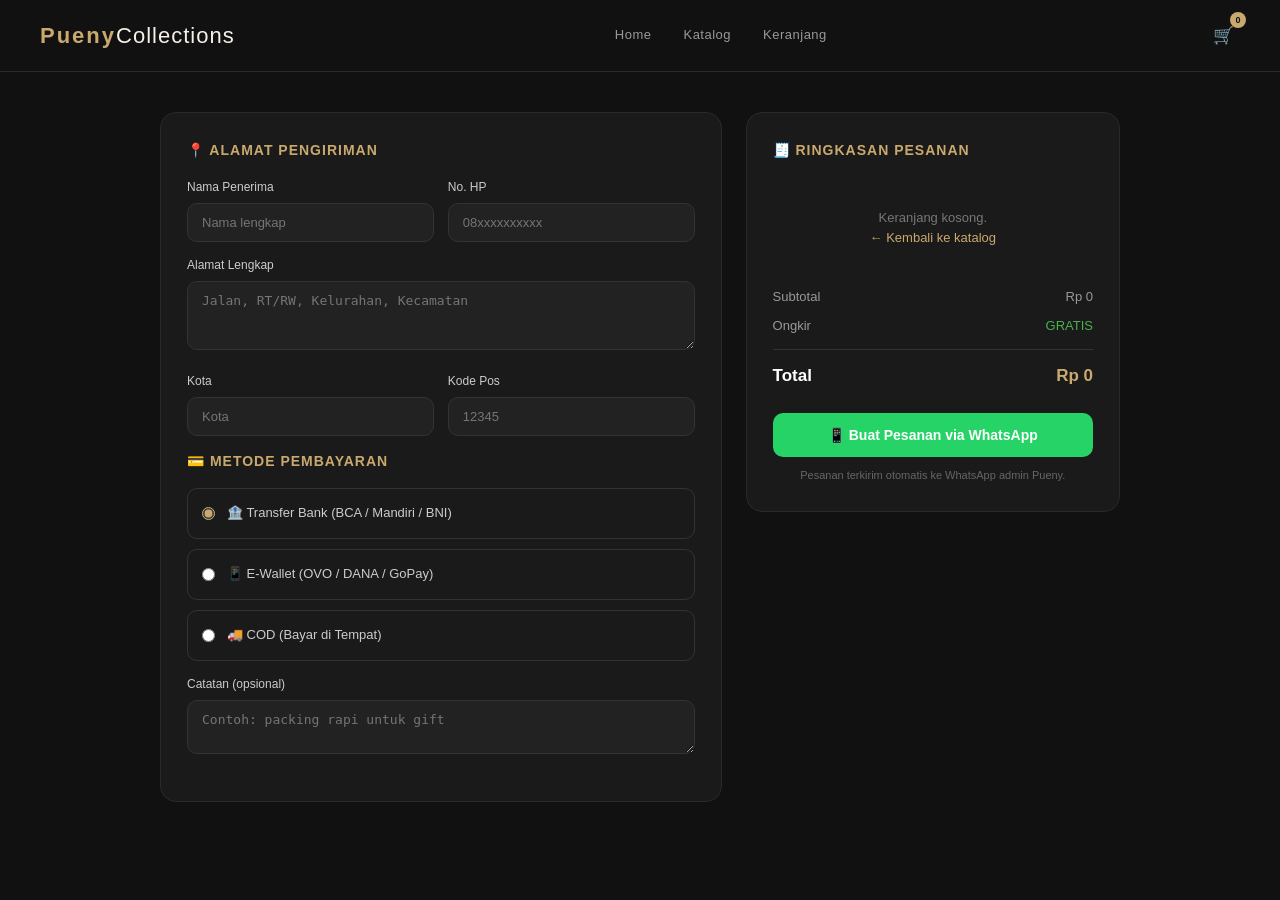
<file: pages/checkout.html>
<!DOCTYPE html>
<html lang="id">
<head>
<meta charset="UTF-8">
<meta name="viewport" content="width=device-width, initial-scale=1.0">
<title>Checkout - Pueny Collections</title>
<link rel="stylesheet" href="../css/main.css">
<link rel="stylesheet" href="../css/components.css">
<link rel="stylesheet" href="../css/responsive.css">
<style>
  .co-container{max-width:1000px;margin:0 auto;padding:40px 20px;display:grid;grid-template-columns:1.2fr .8fr;gap:24px;}
  @media(max-width:800px){.co-container{grid-template-columns:1fr;}}
  .co-form,.co-side{background:#1a1a1a;border:1px solid #2a2a2a;border-radius:16px;padding:26px;height:fit-content;}
  .co-form h3,.co-side h3{font-size:14px;font-weight:600;color:var(--primary);margin-bottom:16px;letter-spacing:1px;}
  .form-row{display:grid;grid-template-columns:1fr 1fr;gap:14px;}
  .form-group{margin-bottom:14px;}
  .form-group label{display:block;font-size:12px;color:#ccc;margin-bottom:6px;}
  .form-group input,.form-group textarea{width:100%;padding:11px 14px;background:#222;border:1px solid #333;border-radius:10px;color:#F5F0E8;font-size:13px;outline:none;}
  .form-group input:focus,.form-group textarea:focus{border-color:var(--primary);}
  .payment-options{display:flex;flex-direction:column;gap:10px;}
  .payment-opt{display:flex;align-items:center;gap:12px;padding:14px;border:1px solid #333;border-radius:10px;cursor:pointer;transition:.3s;font-size:13px;color:#ccc;}
  .payment-opt:hover{border-color:var(--primary);}
  .payment-opt input{accent-color:var(--primary);}
  .co-item{display:flex;justify-content:space-between;gap:10px;font-size:13px;color:#bbb;padding:8px 0;border-bottom:1px dashed #2a2a2a;}
  .co-item b{color:#eee;font-weight:500;}
  .co-row{display:flex;justify-content:space-between;font-size:13px;color:#999;margin:8px 0;}
  .co-row.total{font-size:17px;font-weight:700;color:#fff;border-top:1px solid #333;margin-top:12px;padding-top:12px;}
  .co-row.total span:last-child{color:var(--primary);}
  .btn-wa{width:100%;margin-top:16px;padding:14px;background:#25D366;color:#fff;border:none;border-radius:10px;font-size:14px;font-weight:700;cursor:pointer;}
  .btn-wa:hover{filter:brightness(1.1);}
  .co-empty{text-align:center;color:#777;padding:30px 0;font-size:13px;}
</style>
</head>
<body>

<header class="navbar">
  <div class="nav-container">
    <a href="../index.html" class="logo">Pueny<span>Collections</span></a>
    <nav class="nav-links">
      <a href="../index.html">Home</a>
      <a href="catalog.html">Katalog</a>
      <a href="cart.html">Keranjang</a>
    </nav>
    <div class="nav-actions">
      <a href="cart.html" class="icon-btn cart-badge">🛒<span class="badge-count" id="cartCount">0</span></a>
    </div>
  </div>
</header>

<div class="co-container">
  <!-- FORM -->
  <form class="co-form" onsubmit="Checkout.submit();return false;">
    <h3>📍 ALAMAT PENGIRIMAN</h3>
    <div class="form-row">
      <div class="form-group"><label>Nama Penerima</label><input id="co-nama" placeholder="Nama lengkap"></div>
      <div class="form-group"><label>No. HP</label><input id="co-hp" placeholder="08xxxxxxxxxx"></div>
    </div>
    <div class="form-group"><label>Alamat Lengkap</label><textarea id="co-alamat" rows="3" placeholder="Jalan, RT/RW, Kelurahan, Kecamatan"></textarea></div>
    <div class="form-row">
      <div class="form-group"><label>Kota</label><input id="co-kota" placeholder="Kota"></div>
      <div class="form-group"><label>Kode Pos</label><input id="co-pos" placeholder="12345"></div>
    </div>

    <h3>💳 METODE PEMBAYARAN</h3>
    <div class="payment-options">
      <label class="payment-opt"><input type="radio" name="payment" value="Transfer Bank" checked> 🏦 Transfer Bank (BCA / Mandiri / BNI)</label>
      <label class="payment-opt"><input type="radio" name="payment" value="E-Wallet"> 📱 E-Wallet (OVO / DANA / GoPay)</label>
      <label class="payment-opt"><input type="radio" name="payment" value="COD"> 🚚 COD (Bayar di Tempat)</label>
    </div>

    <div class="form-group" style="margin-top:14px;">
      <label>Catatan (opsional)</label>
      <textarea id="co-catatan" rows="2" placeholder="Contoh: packing rapi untuk gift"></textarea>
    </div>
  </form>

  <!-- RINGKASAN -->
  <aside class="co-side">
    <h3>🧾 RINGKASAN PESANAN</h3>
    <div id="coItems"></div>
    <div class="co-row"><span>Subtotal</span><span id="coSubtotal">Rp 0</span></div>
    <div class="co-row"><span>Ongkir</span><span style="color:#4CAF50;">GRATIS</span></div>
    <div class="co-row total"><span>Total</span><span id="coTotal">Rp 0</span></div>
    <button class="btn-wa" onclick="Checkout.submit()">📱 Buat Pesanan via WhatsApp</button>
    <p style="font-size:11px;color:#666;text-align:center;margin-top:10px;">Pesanan terkirim otomatis ke WhatsApp admin Pueny.</p>
  </aside>
</div>

<script>
const WA_NUMBER = '6287721552251'; // ← GANTI dengan nomor WA toko (format 62...)

const Checkout = {
  items: [], products: [],

  async init() {
    try { this.items = JSON.parse(localStorage.getItem('pueny_cart') || '[]'); } catch (e) { this.items = []; }
    try {
      const res = await fetch('../data/products.json');
      if (res.ok) this.products = (await res.json()).products || [];
    } catch (e) {}
    const b = document.getElementById('cartCount');
    if (b) b.textContent = this.items.reduce((s, i) => s + i.qty, 0);
    this.render();
  },

  info(i) {
    const p = this.products.find(x => x.id === i.id);
    return { name: p ? p.name : 'Produk #' + i.id, price: p ? p.price : 0 };
  },

  getTotal() { return this.items.reduce((s, i) => s + this.info(i).price * i.qty, 0); },

  render() {
    const w = document.getElementById('coItems');
    if (!this.items.length) {
      w.innerHTML = '<div class="co-empty">Keranjang kosong.<br><a href="catalog.html" style="color:var(--primary);">← Kembali ke katalog</a></div>';
    } else {
      w.innerHTML = this.items.map(i => {
        const d = this.info(i);
        return '<div class="co-item"><span><b>' + d.name + '</b> ×' + i.qty + '</span><span>Rp ' + (d.price * i.qty).toLocaleString('id-ID') + '</span></div>';
      }).join('');
    }
    const t = 'Rp ' + this.getTotal().toLocaleString('id-ID');
    document.getElementById('coSubtotal').textContent = t;
    document.getElementById('coTotal').textContent = t;
  },

  submit() {
    if (!this.items.length) { alert('Keranjang masih kosong! 🛒'); return; }
    const nama = document.getElementById('co-nama').value.trim();
    const hp = document.getElementById('co-hp').value.trim();
    const alamat = document.getElementById('co-alamat').value.trim();
    if (!nama || !hp || !alamat) { alert('Mohon lengkapi nama, No. HP, dan alamat ya! 📍'); return; }
    const pay = (document.querySelector('input[name="payment"]:checked') || {}).value || '-';
    const kota = document.getElementById('co-kota').value.trim();
    const pos = document.getElementById('co-pos').value.trim();
    const cat = document.getElementById('co-catatan').value.trim();

    let txt = '*PESANAN BARU - PUENY COLLECTIONS*\n--------------------------\n';
    this.items.forEach((i, n) => {
      const d = this.info(i);
      txt += (n + 1) + '. ' + d.name + ' (x' + i.qty + ') = Rp ' + (d.price * i.qty).toLocaleString('id-ID') + '\n';
    });
    txt += '--------------------------\n';
    txt += 'Total: *Rp ' + this.getTotal().toLocaleString('id-ID') + '* (GRATIS ONGKIR)\n\n';
    txt += '*Nama:* ' + nama + '\n*HP:* ' + hp + '\n';
    txt += '*Alamat:* ' + alamat + (kota ? ', ' + kota : '') + (pos ? ' (' + pos + ')' : '') + '\n';
    txt += '*Pembayaran:* ' + pay + '\n';
    if (cat) txt += '*Catatan:* ' + cat + '\n';

    window.open('https://wa.me/' + WA_NUMBER + '?text=' + encodeURIComponent(txt), '_blank');
  }
};
document.addEventListener('DOMContentLoaded', () => Checkout.init());
</script>
</body>
</html>
</file>
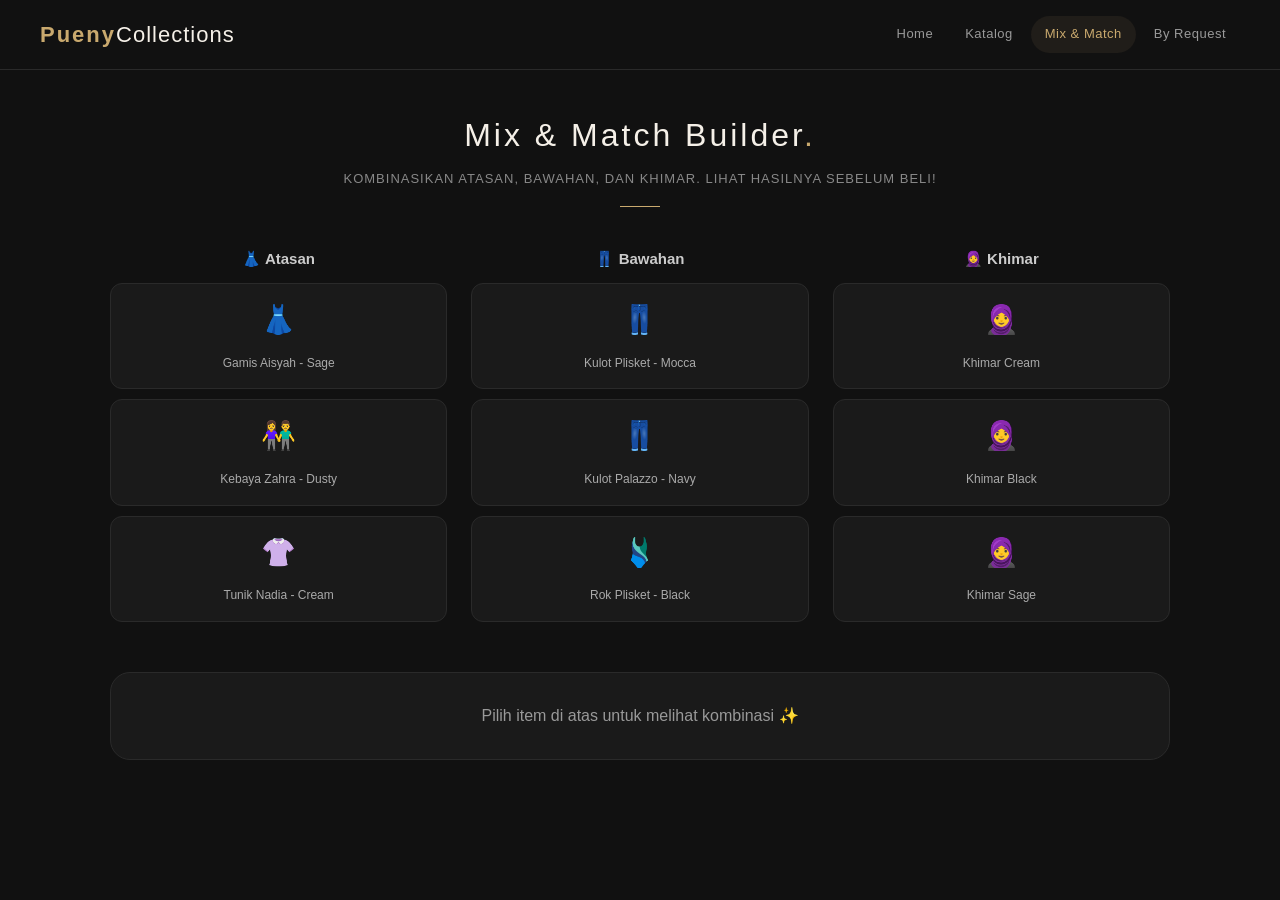
<file: pages/mix-match.html>
<!DOCTYPE html>
<html lang="id">
<head>
  <meta charset="UTF-8">
  <meta name="viewport" content="width=device-width, initial-scale=1.0">
  <title>Mix & Match Builder - Pueny Collections</title>
  <link rel="stylesheet" href="../css/main.css">
  <link rel="stylesheet" href="../css/components.css">
  <link rel="stylesheet" href="../css/responsive.css">
  <style>
    body{background:#111;}
    .mm-container{max-width:1100px;margin:0 auto;padding:40px 20px;}
    .mm-grid{display:grid;grid-template-columns:1fr 1fr 1fr;gap:24px;margin-bottom:40px;}
    .mm-slot h4{font-size:15px;font-weight:600;margin-bottom:12px;text-align:center;color:#ccc;}
    .mm-option{
      padding:14px;border:1px solid #2a2a2a;border-radius:12px;
      margin-bottom:10px;cursor:pointer;text-align:center;transition:all .3s;
      background:#1a1a1a;color:#ddd;
    }
    .mm-option:hover{border-color:rgba(201,169,110,.4);}
    .mm-option.selected{border-color:#C9A96E;background:rgba(201,169,110,.08);}
    .mm-icon{font-size:28px;display:block;margin-bottom:6px;}
    .mm-name{font-size:12px;font-weight:500;color:#aaa;}
    .mm-preview{
      background:#1a1a1a;border-radius:20px;padding:30px;
      border:1px solid #2a2a2a;text-align:center;
    }
    .mm-mannequin{margin-bottom:20px;}
    .mm-summary p{font-size:13px;margin:6px 0;color:#aaa;}
    .mm-summary strong{color:#C9A96E;}
  </style>
</head>
<body>
  <header class="navbar">
    <div class="nav-container">
      <a href="../index.html" class="logo">Pueny<span>Collections</span></a>
      <nav class="nav-links">
        <a href="../index.html">Home</a>
        <a href="catalog.html">Katalog</a>
        <a href="mix-match.html" class="active">Mix & Match</a>
        <a href="by-request.html">By Request</a>
      </nav>
    </div>
  </header>

  <div class="mm-container">
    <div class="section-header">
      <h2>Mix & Match Builder<span class="dot">.</span></h2>
      <p>Kombinasikan atasan, bawahan, dan khimar. Lihat hasilnya sebelum beli!</p>
      <div class="line"></div>
    </div>

    <div class="mm-grid">
      <div class="mm-slot">
        <h4>👗 Atasan</h4>
        <div id="mm-top"></div>
      </div>
      <div class="mm-slot">
        <h4>👖 Bawahan</h4>
        <div id="mm-bottom"></div>
      </div>
      <div class="mm-slot">
        <h4>🧕 Khimar</h4>
        <div id="mm-khimar"></div>
      </div>
    </div>

    <div class="mm-preview" id="mm-preview">
      <p style="color:#999;">Pilih item di atas untuk melihat kombinasi ✨</p>
    </div>
  </div>

  <script src="../js/modules/dataLoader.js"></script>
<script src="../js/modules/cart.js"></script>
<script src="../js/modules/mixMatch.js"></script>
</body>
</html>
</file>
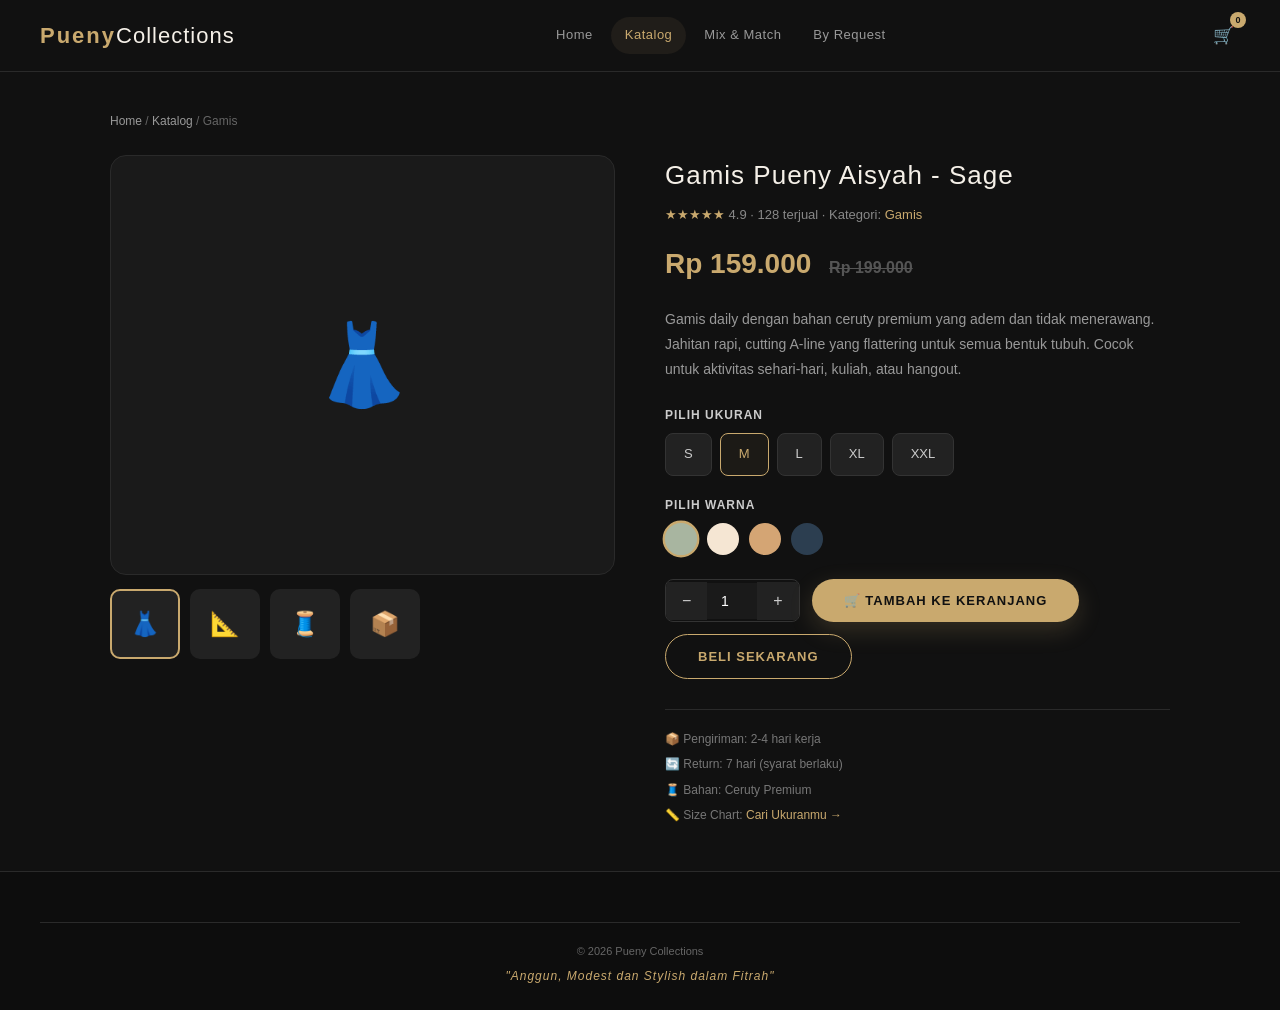
<file: pages/product-detail.html>
<!DOCTYPE html>
<html lang="id">
<head>
  <meta charset="UTF-8">
  <meta name="viewport" content="width=device-width, initial-scale=1.0">
  <title>Detail Produk - Pueny Collections</title>
  <link rel="stylesheet" href="../css/main.css">
  <link rel="stylesheet" href="../css/components.css">
  <link rel="stylesheet" href="../css/responsive.css">
  <style>
    .pd-container{max-width:1100px;margin:0 auto;padding:40px 20px;}
    .pd-breadcrumb{font-size:12px;color:#666;margin-bottom:24px;}
    .pd-breadcrumb a{color:#999;}
    .pd-breadcrumb a:hover{color:var(--primary);}
    .pd-layout{display:flex;gap:50px;flex-wrap:wrap;}
    .pd-gallery{flex:1;min-width:300px;}
    .pd-main-img{
      width:100%;height:420px;background:#1a1a1a;border-radius:16px;
      display:flex;align-items:center;justify-content:center;font-size:80px;
      border:1px solid #2a2a2a;margin-bottom:14px;
    }
    .pd-thumbs{display:flex;gap:10px;}
    .pd-thumb{
      width:70px;height:70px;background:#222;border-radius:10px;
      display:flex;align-items:center;justify-content:center;font-size:24px;
      border:2px solid transparent;cursor:pointer;transition:all .3s;
    }
    .pd-thumb:hover,.pd-thumb.active{border-color:var(--primary);}
    .pd-info{flex:1;min-width:300px;}
    .pd-info h1{font-size:26px;font-weight:300;margin-bottom:8px;letter-spacing:1px;}
    .pd-info .pd-rating{font-size:13px;color:#888;margin-bottom:16px;}
    .pd-info .pd-rating span{color:var(--primary);}
    .pd-price{font-size:28px;font-weight:700;color:var(--primary);margin-bottom:20px;}
    .pd-price .old{font-size:16px;color:#555;text-decoration:line-through;margin-left:10px;}
    .pd-desc{font-size:14px;color:#999;line-height:1.8;margin-bottom:24px;}
    .pd-option{margin-bottom:20px;}
    .pd-option label{display:block;font-size:12px;font-weight:600;color:#ccc;margin-bottom:8px;text-transform:uppercase;letter-spacing:1px;}
    .pd-sizes{display:flex;gap:8px;flex-wrap:wrap;}
    .pd-size{
      padding:10px 18px;border:1px solid #333;border-radius:8px;
      font-size:13px;cursor:pointer;transition:all .3s;color:#ccc;background:#222;
    }
    .pd-size:hover,.pd-size.selected{border-color:var(--primary);color:var(--primary);background:rgba(201,169,110,.06);}
    .pd-colors{display:flex;gap:10px;}
    .pd-color{
      width:32px;height:32px;border-radius:50%;cursor:pointer;
      border:2px solid transparent;transition:all .3s;
    }
    .pd-color:hover,.pd-color.selected{border-color:var(--primary);transform:scale(1.15);}
    .pd-actions{display:flex;gap:12px;margin-top:24px;flex-wrap:wrap;}
    .pd-qty{display:flex;align-items:center;gap:0;border:1px solid #333;border-radius:8px;overflow:hidden;}
    .pd-qty button{padding:10px 16px;background:#222;color:#ccc;font-size:16px;}
    .pd-qty button:hover{background:#333;}
    .pd-qty input{width:50px;text-align:center;border:none;background:#1a1a1a;color:#fff;padding:10px;font-size:14px;}
    .pd-meta{margin-top:30px;padding-top:20px;border-top:1px solid #2a2a2a;}
    .pd-meta p{font-size:12px;color:#777;margin-bottom:6px;}
  </style>
</head>
<body>

  <header class="navbar">
    <div class="nav-container">
      <a href="../index.html" class="logo">Pueny<span>Collections</span></a>
      <nav class="nav-links">
        <a href="../index.html">Home</a>
        <a href="catalog.html" class="active">Katalog</a>
        <a href="mix-match.html">Mix & Match</a>
        <a href="by-request.html">By Request</a>
      </nav>
      <div class="nav-actions">
        <a href="cart.html" class="icon-btn cart-badge">🛒<span class="badge-count" id="cartCount">0</span></a>      </div>
    </div>
  </header>

  <div class="pd-container">
    <div class="pd-breadcrumb">
      <a href="../index.html">Home</a> / <a href="catalog.html">Katalog</a> / <span id="pd-breadcrumb-name">Gamis</span>
    </div>

    <div class="pd-layout">
      <!-- GALLERY -->
      <div class="pd-gallery">
        <div class="pd-main-img" id="pd-main-img">👗</div>
        <div class="pd-thumbs">
          <div class="pd-thumb active">👗</div>
          <div class="pd-thumb">📐</div>
          <div class="pd-thumb">🧵</div>
          <div class="pd-thumb">📦</div>
        </div>
      </div>

      <!-- INFO -->
      <div class="pd-info">
        <h1 id="pd-name">Gamis Pueny Aisyah - Sage</h1>
        <div class="pd-rating">
          <span>★★★★★</span> 4.9 · 128 terjual · Kategori: <a href="catalog.html?cat=gamis" style="color:var(--primary);">Gamis</a>
        </div>
        <div class="pd-price">
          Rp 159.000
          <span class="old">Rp 199.000</span>
        </div>
        <p class="pd-desc">
          Gamis daily dengan bahan ceruty premium yang adem dan tidak menerawang.
          Jahitan rapi, cutting A-line yang flattering untuk semua bentuk tubuh.
          Cocok untuk aktivitas sehari-hari, kuliah, atau hangout.
        </p>

        <!-- SIZE -->
        <div class="pd-option">
          <label>Pilih Ukuran</label>
          <div class="pd-sizes">
            <div class="pd-size">S</div>
            <div class="pd-size selected">M</div>
            <div class="pd-size">L</div>
            <div class="pd-size">XL</div>
            <div class="pd-size">XXL</div>
          </div>
        </div>

        <!-- COLOR -->
        <div class="pd-option">
          <label>Pilih Warna</label>
          <div class="pd-colors">
            <div class="pd-color selected" style="background:#A8B5A0;" title="Sage"></div>
            <div class="pd-color" style="background:#F5E6D3;" title="Cream"></div>
            <div class="pd-color" style="background:#D4A574;" title="Dusty Rose"></div>
            <div class="pd-color" style="background:#2C3E50;" title="Navy"></div>
          </div>
        </div>

        <!-- QTY + ACTIONS -->
        <div class="pd-actions">
          <div class="pd-qty">
            <button onclick="changeQty(-1)">−</button>
            <input type="number" id="pd-qty" value="1" min="1" max="10" readonly>
            <button onclick="changeQty(1)">+</button>
          </div>
          <button class="btn btn-primary" onclick="addToCartDetail()">🛒 Tambah ke Keranjang</button>
          <button class="btn btn-outline" onclick="buyNow()">Beli Sekarang</button>
        </div>

        <!-- META -->
        <div class="pd-meta">
          <p>📦 Pengiriman: 2-4 hari kerja</p>
          <p>🔄 Return: 7 hari (syarat berlaku)</p>
          <p>🧵 Bahan: Ceruty Premium</p>
          <p>📏 Size Chart: <a href="size-finder.html" style="color:var(--primary);">Cari Ukuranmu →</a></p>
        </div>
      </div>
    </div>
  </div>

  <footer class="footer">
    <div class="footer-bottom">
      <p>&copy; 2026 Pueny Collections</p>
      <p class="tagline">"Anggun, Modest dan Stylish dalam Fitrah"</p>
    </div>
  </footer>

  <script>
    function changeQty(delta) {
      const input = document.getElementById('pd-qty');
      let val = parseInt(input.value) + delta;
      if (val < 1) val = 1;
      if (val > 10) val = 10;
      input.value = val;
    }
    function addToCartDetail() {
      alert('Ditambahkan ke keranjang! 🛒');
    }
    function buyNow() {
      window.location.href = 'checkout.html';
    }
    // Size & color selection
    document.querySelectorAll('.pd-size').forEach(el => {
      el.addEventListener('click', () => {
        document.querySelectorAll('.pd-size').forEach(s => s.classList.remove('selected'));
        el.classList.add('selected');
      });
    });
    document.querySelectorAll('.pd-color').forEach(el => {
      el.addEventListener('click', () => {
        document.querySelectorAll('.pd-color').forEach(c => c.classList.remove('selected'));
        el.classList.add('selected');
      });
    });
  </script>
</body>
</html>
</file>
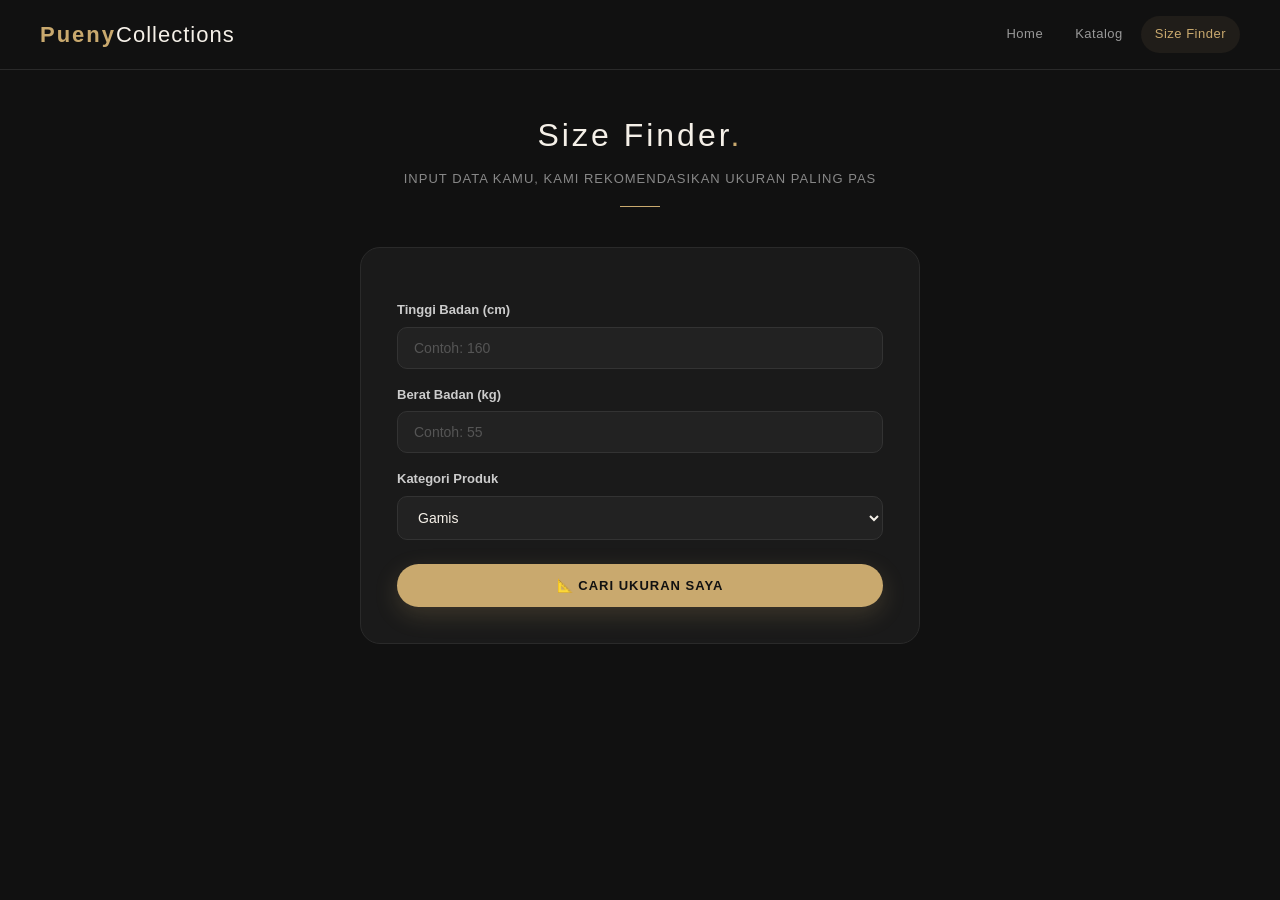
<file: pages/size-finder.html>
<!DOCTYPE html>
<html lang="id">
<head>
  <meta charset="UTF-8">
  <meta name="viewport" content="width=device-width, initial-scale=1.0">
  <title>Size Finder - Pueny Collections</title>
  <link rel="stylesheet" href="../css/main.css">
  <link rel="stylesheet" href="../css/components.css">
  <link rel="stylesheet" href="../css/responsive.css">
  <style>
    body{background:#111;}
    .sf-container{max-width:600px;margin:0 auto;padding:40px 20px;}
    .sf-form{background:#1a1a1a;border-radius:20px;padding:36px;border:1px solid #2a2a2a;}
    .sf-form label{display:block;font-size:13px;font-weight:600;margin:16px 0 6px;color:#ccc;}
    .sf-form input,.sf-form select{
      width:100%;padding:12px 16px;background:#222;border:1px solid #333;
      border-radius:10px;font-size:14px;outline:none;color:#F5F0E8;
    }
    .sf-form input:focus,.sf-form select:focus{border-color:#C9A96E;}
    .sf-form input::placeholder{color:#555;}
    .sf-result-card{
      text-align:center;padding:30px;background:#1a1a1a;
      border:1px solid rgba(201,169,110,.2);border-radius:16px;margin-top:24px;
    }
    .sf-size{font-size:48px;font-weight:900;color:#C9A96E;margin:12px 0;}
  </style>
</head>
<body>
  <header class="navbar">
    <div class="nav-container">
      <a href="../index.html" class="logo">Pueny<span>Collections</span></a>
      <nav class="nav-links">
        <a href="../index.html">Home</a>
        <a href="catalog.html">Katalog</a>
        <a href="size-finder.html" class="active">Size Finder</a>
      </nav>
    </div>
  </header>

  <div class="sf-container">
    <div class="section-header">
      <h2>Size Finder<span class="dot">.</span></h2>
      <p>Input data kamu, kami rekomendasikan ukuran paling pas</p>
      <div class="line"></div>
    </div>

    <form class="sf-form" id="sizeForm">
      <label for="sf-height">Tinggi Badan (cm)</label>
      <input type="number" id="sf-height" placeholder="Contoh: 160" min="140" max="200" required>

      <label for="sf-weight">Berat Badan (kg)</label>
      <input type="number" id="sf-weight" placeholder="Contoh: 55" min="35" max="150" required>

      <label for="sf-category">Kategori Produk</label>
      <select id="sf-category">
        <option value="gamis">Gamis</option>
        <option value="kebaya">Kebaya Muslimah</option>
        <option value="kulot">Kulot</option>
        <option value="khimar">Khimar</option>
      </select>

      <button type="submit" class="btn btn-primary" style="width:100%;margin-top:24px;">
        📐 Cari Ukuran Saya
      </button>
    </form>

    <div id="sf-result" style="display:none;"></div>
  </div>

  <script src="../js/modules/sizeFinder.js"></script>
</body>
</html>
</file>
<file: css/main.css>
/* ===== RESET & BASE ===== */
*{margin:0;padding:0;box-sizing:border-box;}
html{scroll-behavior:smooth;}
body{
  font-family:'Segoe UI',Tahoma,Geneva,Verdana,sans-serif;
  background:#111;
  color:#F5F0E8;
  line-height:1.6;
}
a{text-decoration:none;color:inherit;}
button{cursor:pointer;border:none;background:none;font-family:inherit;}
img{max-width:100%;display:block;}

/* ===== VARIABLES - DARK THEME ===== */
:root{
  --primary:#C9A96E;
  --primary-light:#D4B87A;
  --primary-dark:#A8894F;
  --accent:#8B7355;
  --bg:#111111;
  --bg-card:#1A1A1A;
  --bg-elevated:#222222;
  --bg-warm:#1E1A15;
  --text:#F5F0E8;
  --text-light:#BBBBBB;
  --text-muted:#888888;
  --border:#2A2A2A;
  --border-light:#333333;
  --shadow:0 4px 20px rgba(0,0,0,.3);
  --shadow-hover:0 12px 40px rgba(0,0,0,.5);
  --radius:16px;
  --radius-sm:10px;
  --radius-full:50px;
  --gold-gradient:linear-gradient(135deg,#C9A96E,#D4B87A);
}

/* ===== NAVBAR ===== */
.navbar{
  position:sticky;top:0;z-index:1000;
  background:#111;
  border-bottom:1px solid var(--border);
}
.nav-container{
  display:flex;align-items:center;justify-content:space-between;
  padding:16px 40px;max-width:1300px;margin:0 auto;
}
.logo{font-size:22px;font-weight:800;color:var(--primary);letter-spacing:2px;}
.logo span{color:#F5F0E8;font-weight:300;letter-spacing:1px;}
.nav-links{display:flex;gap:4px;}
.nav-links a{
  padding:8px 14px;border-radius:20px;
  font-size:13px;font-weight:500;color:#999;
  transition:all .3s;letter-spacing:.5px;
}
.nav-links a:hover,.nav-links a.active{color:var(--primary);background:rgba(201,169,110,.08);}
.nav-actions{display:flex;align-items:center;gap:14px;}
.icon-btn{font-size:17px;position:relative;padding:6px;color:#ccc;transition:color .3s;}
.icon-btn:hover{color:var(--primary);}
.cart-badge .badge-count{
  position:absolute;top:-4px;right:-6px;
  background:var(--primary);color:#111;
  font-size:9px;width:16px;height:16px;
  border-radius:50%;display:flex;align-items:center;justify-content:center;
  font-weight:700;
}
.hamburger{display:none;font-size:22px;color:#ccc;}

/* Search */
.search-bar{
  display:none;padding:12px 40px;background:#1a1a1a;border-top:1px solid var(--border);
}
.search-bar.active{display:flex;gap:10px;}
.search-bar input{
  flex:1;padding:10px 18px;background:#222;border:1px solid var(--border-light);
  border-radius:var(--radius-full);font-size:13px;outline:none;color:#F5F0E8;
}
.search-bar input:focus{border-color:var(--primary);}
.search-bar input::placeholder{color:#666;}
.search-bar button{
  padding:10px 24px;background:var(--primary);color:#111;
  border-radius:var(--radius-full);font-weight:700;font-size:13px;
}

/* ===== ANNOUNCEMENT ===== */
.announcement{
  background:var(--primary);
  color:#111;text-align:center;padding:10px;
  font-size:11px;font-weight:700;letter-spacing:2px;text-transform:uppercase;
}

/* ===== HERO ===== */
.hero{
  background:linear-gradient(135deg,#111 0%,#1a1510 50%,#1E1A15 100%);
  padding:60px 40px;min-height:88vh;
  display:flex;align-items:center;
  position:relative;overflow:hidden;
}
.hero::before{
  content:'';position:absolute;width:500px;height:500px;
  border:1px solid rgba(201,169,110,.08);border-radius:50%;
  top:-100px;right:-100px;
}
.hero::after{
  content:'';position:absolute;width:300px;height:300px;
  border:1px solid rgba(201,169,110,.06);border-radius:50%;
  bottom:-50px;left:-50px;
}
.hero-content{
  max-width:1200px;margin:0 auto;
  display:flex;align-items:center;gap:50px;flex-wrap:wrap;width:100%;
  position:relative;z-index:1;
}
.hero-text{flex:1;min-width:320px;}
.hero-badge{
  display:inline-block;background:rgba(201,169,110,.1);color:var(--primary);
  padding:6px 16px;border-radius:20px;font-size:12px;font-weight:600;
  margin-bottom:18px;border:1px solid rgba(201,169,110,.2);letter-spacing:1px;
}
.hero-text h1{font-size:48px;font-weight:200;line-height:1.2;margin-bottom:16px;letter-spacing:1px;}
.hero-text h1 .accent{color:var(--primary);font-weight:600;}
.hero-text p{font-size:15px;color:#999;line-height:1.8;margin-bottom:30px;max-width:420px;}
.hero-btns{display:flex;gap:12px;flex-wrap:wrap;}
.hero-visual{flex:1;min-width:300px;}
.hero-img-placeholder{
  height:460px;border-radius:24px;
  background:linear-gradient(160deg,#2a2a2a,#1a1a1a);
  border:1px solid var(--border);
  display:flex;align-items:center;justify-content:center;
  flex-direction:column;color:var(--primary);font-size:16px;
  box-shadow:0 24px 60px rgba(0,0,0,.4);
  position:relative;overflow:hidden;
}
.hero-img-placeholder::before{
  content:'';position:absolute;width:200px;height:200px;
  border:1px solid rgba(201,169,110,.15);border-radius:50%;
  top:-40px;right:-40px;
}
.hero-icon{font-size:80px;margin-bottom:12px;opacity:.7;}

/* ===== BUTTONS ===== */
.btn{
  display:inline-block;padding:14px 32px;border-radius:var(--radius-full);
  font-size:13px;font-weight:600;transition:all .3s;text-align:center;
  letter-spacing:1px;text-transform:uppercase;
}
.btn-primary{
  background:var(--primary);color:#111;
  box-shadow:0 8px 24px rgba(201,169,110,.2);
}
.btn-primary:hover{background:var(--primary-light);transform:translateY(-2px);box-shadow:0 12px 32px rgba(201,169,110,.3);}
.btn-outline{border:1px solid var(--primary);color:var(--primary);background:transparent;}
.btn-outline:hover{background:var(--primary);color:#111;}
.btn-sm{padding:10px 24px;font-size:11px;}

/* ===== SECTIONS ===== */
.section{padding:70px 40px;max-width:1300px;margin:0 auto;}
.section-header{text-align:center;margin-bottom:40px;}
.section-header h2{font-size:32px;font-weight:200;letter-spacing:3px;}
.section-header .dot{color:var(--primary);}
.section-header p{color:var(--text-muted);font-size:13px;margin-top:8px;letter-spacing:1px;text-transform:uppercase;}
.section-header .line{
  width:40px;height:1px;margin:16px auto 0;
  background:var(--primary);
}

/* ===== FESTIVE BANNER ===== */
.festive-banner{
  margin:0 40px 70px;border-radius:24px;
  background:linear-gradient(135deg,#0d0d0d,#1a1510);
  border:1px solid rgba(201,169,110,.15);
  padding:50px;display:flex;align-items:center;gap:40px;
  flex-wrap:wrap;position:relative;overflow:hidden;
}
.festive-banner::before{content:'🌙';position:absolute;font-size:120px;opacity:.06;top:20px;right:40px;}
.festive-content{flex:1;min-width:280px;}
.festive-tag{
  display:inline-block;background:rgba(201,169,110,.1);color:var(--primary);
  padding:6px 14px;border-radius:16px;font-size:11px;font-weight:700;
  margin-bottom:14px;letter-spacing:2px;text-transform:uppercase;
}
.festive-content h3{font-size:34px;color:#F5F0E8;font-weight:200;margin-bottom:12px;letter-spacing:2px;}
.festive-content p{color:#888;font-size:14px;line-height:1.7;margin-bottom:24px;}
.festive-visual{
  flex:1;min-width:200px;height:250px;
  background:rgba(201,169,110,.03);border-radius:16px;
  display:flex;align-items:center;justify-content:center;
  font-size:70px;border:1px solid rgba(201,169,110,.1);
}

/* ===== CUSTOM REQUEST ===== */
.custom-request{
  background:var(--bg-card);border:1px dashed rgba(201,169,110,.3);
  border-radius:24px;padding:50px;text-align:center;
}
.custom-request h3{font-size:28px;font-weight:200;margin-bottom:10px;letter-spacing:2px;}
.custom-request h3 .accent{color:var(--primary);font-weight:600;}
.custom-request p{color:#888;font-size:14px;max-width:500px;margin:0 auto 28px;}
.steps{display:flex;justify-content:center;gap:24px;margin-bottom:28px;flex-wrap:wrap;}
.step{text-align:center;}
.step-num{
  width:44px;height:44px;border-radius:50%;
  background:var(--primary);color:#111;
  display:inline-flex;align-items:center;justify-content:center;
  font-weight:800;font-size:16px;margin-bottom:8px;
}
.step span{display:block;font-size:12px;font-weight:500;color:#999;}

/* ===== NEWSLETTER ===== */
.newsletter{
  margin:0 40px 70px;border-radius:24px;
  background:var(--bg-card);border:1px solid var(--border);
  padding:50px;text-align:center;
}
.newsletter h3{font-size:26px;font-weight:200;margin-bottom:10px;letter-spacing:2px;}
.newsletter p{font-size:13px;color:#888;margin-bottom:22px;}
.newsletter-form{display:flex;justify-content:center;gap:10px;flex-wrap:wrap;}
.newsletter-form input{
  padding:13px 22px;background:#222;border:1px solid var(--border-light);
  border-radius:var(--radius-full);width:300px;font-size:13px;outline:none;color:#F5F0E8;
}
.newsletter-form input:focus{border-color:var(--primary);}
.newsletter-form input::placeholder{color:#666;}
.newsletter-form .btn{background:var(--primary);color:#111;}

/* ===== FOOTER ===== */
.footer{background:#0d0d0d;color:#ccc;padding:50px 40px 24px;font-size:13px;border-top:1px solid var(--border);}
.footer-grid{
  display:flex;justify-content:space-between;flex-wrap:wrap;
  gap:30px;max-width:1200px;margin:0 auto 36px;
}
.footer-grid h4{color:var(--primary);font-size:14px;margin-bottom:14px;font-weight:400;letter-spacing:2px;text-transform:uppercase;}
.footer-grid a{display:block;color:#777;margin-bottom:9px;font-size:12px;transition:color .3s;}
.footer-grid a:hover{color:var(--primary);}
.footer-bottom{text-align:center;padding-top:20px;border-top:1px solid var(--border);font-size:11px;color:#666;}
.footer-bottom .tagline{color:var(--primary);font-style:italic;margin-top:6px;font-size:12px;letter-spacing:1px;}
/* ===== ICON SYSTEM ===== */
.icon{
  width:20px;height:20px;
  fill:none;stroke:currentColor;
  stroke-width:1.8;stroke-linecap:round;stroke-linejoin:round;
  vertical-align:middle;display:inline-block;
}
.icon-sm{width:16px;height:16px;}
.icon-lg{width:44px;height:44px;stroke-width:1.3;}
.icon-prod{width:56px;height:56px;stroke-width:1.2;color:var(--primary-light);}
/* Styling untuk icon modern dari JSON */
.modern-icon {
  width: 1em;
  height: 1em;
  vertical-align: middle;
  color: inherit; /* Ikuti warna teks parent (gold/putih) */
  transition: all 0.3s ease;
}

/* Ukuran khusus untuk kategori & fitur */
.cat-circle .modern-icon, 
.feature-icon .modern-icon {
  width: 40px;
  height: 40px;
  stroke-width: 1.2;
}

/* Ukuran khusus untuk produk */
.product-img .modern-icon {
  width: 56px;
  height: 56px;
  stroke-width: 1;
  color: var(--primary-light);
}

/* Ukuran khusus untuk navbar */
.nav-actions .modern-icon {
  width: 20px;
  height: 20px;
}
/* ===== MODERN SVG ICONS ===== */
.modern-icon {
  width: 1em;
  height: 1em;
  vertical-align: middle;
  color: inherit;
  transition: all 0.3s ease;
}

/* Category icons - larger */
.cat-circle .modern-icon,
.cat-item svg {
  width: 48px;
  height: 48px;
  stroke-width: 1.5;
}

/* Product icons */
.product-img svg {
  width: 64px;
  height: 64px;
  stroke-width: 1.2;
  color: var(--primary-light);
  opacity: 0.8;
}

/* Navbar icons */
.nav-actions svg {
  width: 22px;
  height: 22px;
  stroke-width: 2;
}

/* Feature icons */
.feature-icon svg {
  width: 56px;
  height: 56px;
  stroke-width: 1.3;
  color: var(--primary);
}

/* Hover effect */
.cat-item:hover svg,
.product-card:hover svg {
  color: var(--primary);
  opacity: 1;
  transform: scale(1.1);
}
/* ===== ICON SYSTEM FINAL ===== */
.modern-icon{width:20px;height:20px;display:inline-block;vertical-align:middle;color:inherit;}
.icon{width:20px;height:20px;display:inline-block;vertical-align:middle;}
.icon-prod{width:56px;height:56px;color:var(--primary-light);}
.cat-circle .modern-icon{width:44px;height:44px;color:var(--primary-light);}
.feature-icon .modern-icon{width:44px;height:44px;color:var(--primary);}
.nav-actions .modern-icon{width:20px;height:20px;}
.product-img .modern-icon{width:56px;height:56px;color:var(--primary-light);}
.hero-img-placeholder .modern-icon{width:90px;height:90px;color:var(--primary-light);}
</file>
<file: css/components.css>
/* ===== CATEGORIES ===== */
.categories{display:flex;justify-content:center;gap:28px;flex-wrap:wrap;}
.cat-item{text-align:center;cursor:pointer;transition:transform .3s;}
.cat-item:hover{transform:translateY(-6px);}
.cat-circle{
  width:110px;height:110px;border-radius:50%;
  background:var(--bg-card);display:flex;align-items:center;
  justify-content:center;font-size:38px;margin:0 auto 12px;
  border:1px solid var(--border);transition:all .3s;
}
.cat-item:hover .cat-circle{border-color:var(--primary);box-shadow:0 8px 24px rgba(201,169,110,.1);}
.cat-item .cat-name{font-size:13px;font-weight:600;color:#ccc;}
.cat-item .cat-count{font-size:11px;color:#666;}

/* ===== FILTER PILLS ===== */
.filter-pills{display:flex;justify-content:center;gap:10px;margin-bottom:30px;flex-wrap:wrap;}
.pill{
  padding:10px 20px;border-radius:var(--radius-full);
  font-size:12px;font-weight:600;cursor:pointer;
  border:1px solid var(--border-light);transition:all .3s;
  background:var(--bg-card);color:#999;letter-spacing:.5px;
}
.pill:hover{border-color:var(--primary);color:var(--primary);}
.pill.active{background:var(--primary);color:#111;border-color:var(--primary);}

/* ===== PRODUCT CARDS ===== */
.products-grid{
  display:grid;grid-template-columns:repeat(4,1fr);
  gap:22px;max-width:1250px;margin:0 auto;
}
.product-card{
  background:var(--bg-card);border-radius:14px;overflow:hidden;
  border:1px solid var(--border);transition:all .3s;
}
.product-card:hover{
  transform:translateY(-5px);
  box-shadow:0 16px 40px rgba(0,0,0,.4);
  border-color:rgba(201,169,110,.3);
}
.product-img{
  height:230px;background:var(--bg-elevated);
  display:flex;align-items:center;justify-content:center;
  font-size:48px;position:relative;
}
.product-img img{width:100%;height:100%;object-fit:cover;display:block;}

.product-badge{
  position:absolute;top:10px;left:10px;
  padding:4px 10px;border-radius:12px;
  font-size:10px;font-weight:800;color:#111;
}
.product-badge.new{background:var(--primary);}
.product-badge.sale{background:#E07A5F;color:#fff;}
.product-badge.festive{background:#7C6FE0;color:#fff;}
.product-badge.custom{background:#4CAF50;color:#fff;}
.product-info{padding:16px;border-top:1px solid var(--border);}
.product-info h4{font-size:13px;font-weight:500;margin-bottom:5px;color:#ddd;letter-spacing:.3px;}
.product-price{font-size:16px;font-weight:700;color:var(--primary);}
.product-price .old{font-size:11px;color:#555;text-decoration:line-through;margin-left:6px;}
.product-meta{font-size:11px;color:#777;margin-top:4px;}
.product-add{
  margin-top:10px;display:block;text-align:center;padding:10px;
  border-radius:10px;background:transparent;
  border:1px solid var(--primary);
  color:var(--primary);font-size:12px;font-weight:600;
  transition:all .3s;letter-spacing:.5px;
}
.product-add:hover{background:var(--primary);color:#111;}

/* ===== FEATURES ===== */
.features-grid{display:grid;grid-template-columns:repeat(3,1fr);gap:24px;}
.feature-card{
  background:var(--bg-card);border-radius:16px;padding:36px;text-align:center;
  border:1px solid var(--border);transition:all .3s;
}
.feature-card:hover{border-color:rgba(201,169,110,.3);transform:translateY(-4px);}
.feature-icon{font-size:44px;margin-bottom:16px;opacity:.8;}
.feature-card h4{font-size:16px;font-weight:600;margin-bottom:10px;color:#eee;letter-spacing:.5px;}
.feature-card p{font-size:13px;color:#888;line-height:1.6;margin-bottom:18px;}

/* ===== TESTIMONIALS ===== */
.testimonials{display:flex;justify-content:center;gap:22px;flex-wrap:wrap;}
.testi-card{
  background:var(--bg-card);border-radius:14px;padding:26px;max-width:320px;
  border:1px solid var(--border);
}
.testi-stars{color:var(--primary);font-size:14px;margin-bottom:10px;}
.testi-card p{font-size:13px;color:#aaa;line-height:1.7;font-style:italic;}
.testi-name{margin-top:12px;font-size:12px;font-weight:600;color:var(--primary);}

/* ===== TOAST ===== */
.toast-notification{
  position:fixed;bottom:30px;right:30px;
  background:var(--primary);color:#111;padding:14px 24px;
  border-radius:12px;font-size:13px;font-weight:600;z-index:9999;
  box-shadow:0 8px 24px rgba(201,169,110,.3);
}
</file>
<file: css/responsive.css>
@media(max-width:1024px){
    .products-grid{grid-template-columns:repeat(3,1fr);}
    .features-grid{grid-template-columns:repeat(2,1fr);}
  }
  @media(max-width:768px){
    .nav-links{display:none;}
    .hamburger{display:block;}
    .nav-container{padding:12px 20px;}
    .hero{padding:30px 20px;}
    .hero-text h1{font-size:32px;}
    .products-grid{grid-template-columns:repeat(2,1fr);}
    .features-grid{grid-template-columns:1fr;}
    .section{padding:50px 20px;}
    .festive-banner{margin:0 20px 50px;padding:30px;}
    .newsletter{margin:0 20px 50px;padding:30px;}
    .custom-request{padding:30px 20px;}
    .footer{padding:40px 20px 20px;}
  }
  @media(max-width:480px){
    .products-grid{grid-template-columns:1fr;}
    .categories{gap:14px;}
    .cat-circle{width:80px;height:80px;font-size:28px;}
    .hero-btns{flex-direction:column;}
    .steps{flex-direction:column;align-items:center;}
  }
</file>
<file: css/admin.css>
.admin-body{background:#0d0d0d;color:#F5F0E8;}
.admin-layout{display:flex;min-height:100vh;}

/* Sidebar */
.admin-sidebar{
  width:240px;background:#111;
  border-right:1px solid var(--border);
  padding:24px 0;display:flex;flex-direction:column;
  position:fixed;height:100vh;
}
.admin-logo{font-size:18px;font-weight:800;color:var(--primary);padding:0 24px;margin-bottom:30px;letter-spacing:2px;}
.admin-logo span{color:#F5F0E8;font-weight:300;}
.admin-sidebar nav{flex:1;}
.admin-sidebar nav a{
  display:block;padding:12px 24px;color:#888;font-size:13px;
  transition:all .3s;letter-spacing:.5px;
}
.admin-sidebar nav a:hover,.admin-sidebar nav a.active{
  background:rgba(201,169,110,.06);color:var(--primary);
  border-right:2px solid var(--primary);
}
.admin-user{padding:16px 24px;border-top:1px solid var(--border);font-size:13px;color:#999;}

/* Main */
.admin-main{margin-left:240px;flex:1;padding:30px;background:#0d0d0d;}
.admin-header{display:flex;justify-content:space-between;align-items:center;margin-bottom:30px;}
.admin-header h2{font-size:24px;font-weight:200;letter-spacing:2px;}
.admin-header span{font-size:13px;color:#666;}

/* Stats */
.admin-stats{display:grid;grid-template-columns:repeat(4,1fr);gap:20px;margin-bottom:30px;}
.stat-card{
  background:var(--bg-card);border-radius:12px;padding:20px;
  display:flex;align-items:center;gap:14px;
  border:1px solid var(--border);
}
.stat-icon{font-size:28px;opacity:.8;}
.stat-num{font-size:20px;font-weight:700;color:var(--primary);}
.stat-label{font-size:11px;color:#777;}

/* Table */
.admin-table-section{background:var(--bg-card);border-radius:12px;padding:24px;border:1px solid var(--border);}
.admin-table-section h3{font-size:16px;font-weight:400;margin-bottom:16px;letter-spacing:1px;}
.admin-table{width:100%;border-collapse:collapse;font-size:13px;}
.admin-table th{
  text-align:left;padding:10px;border-bottom:1px solid var(--border);
  color:#666;font-size:11px;text-transform:uppercase;letter-spacing:1px;
}
.admin-table td{padding:12px 10px;border-bottom:1px solid #1a1a1a;color:#ccc;}
.admin-table tr:hover td{background:rgba(201,169,110,.03);}
.status{padding:4px 10px;border-radius:12px;font-size:11px;font-weight:700;}
.status.shipped{background:rgba(76,175,80,.1);color:#4CAF50;}
.status.processing{background:rgba(255,152,0,.1);color:#FF9800;}
.status.pending{background:rgba(251,192,45,.1);color:#FBC02D;}
.status.done{background:rgba(33,150,243,.1);color:#2196F3;}

@media(max-width:768px){
  .admin-sidebar{display:none;}
  .admin-main{margin-left:0;}
  .admin-stats{grid-template-columns:repeat(2,1fr);}
}
</file>
